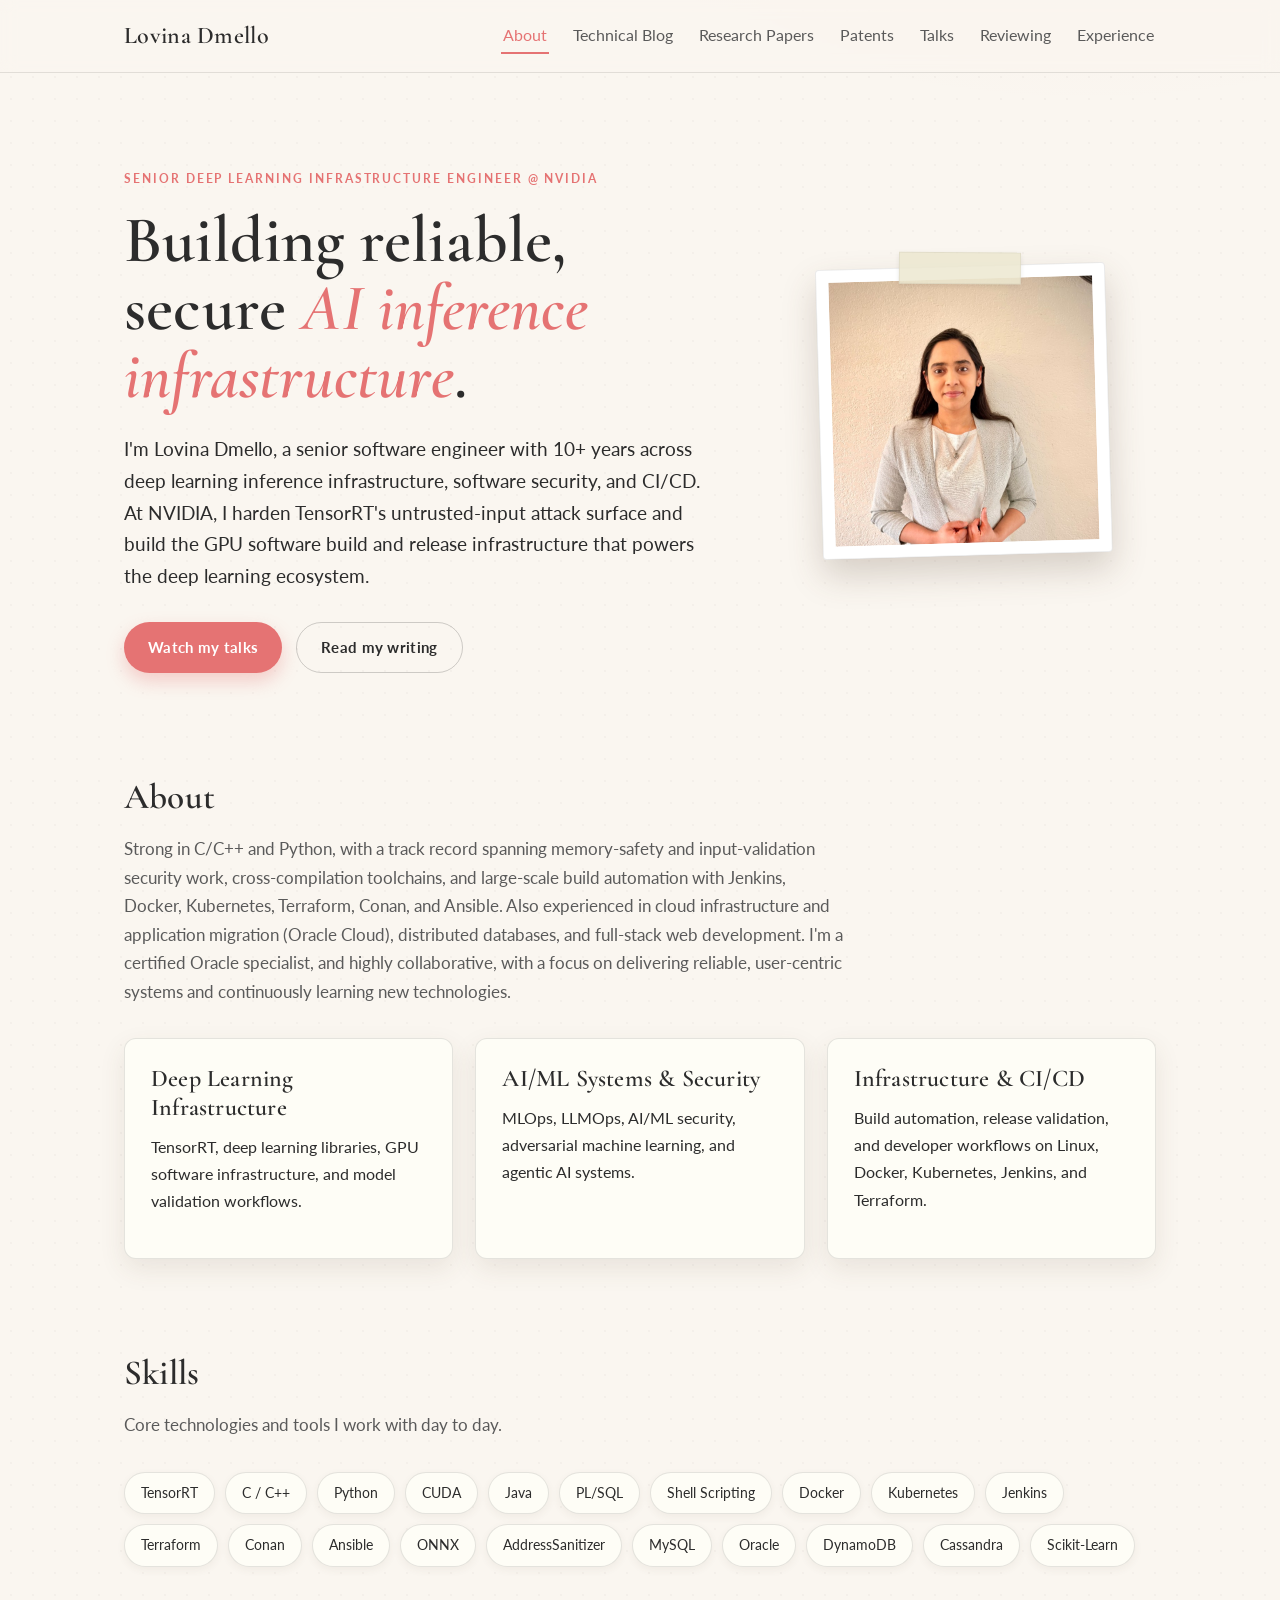
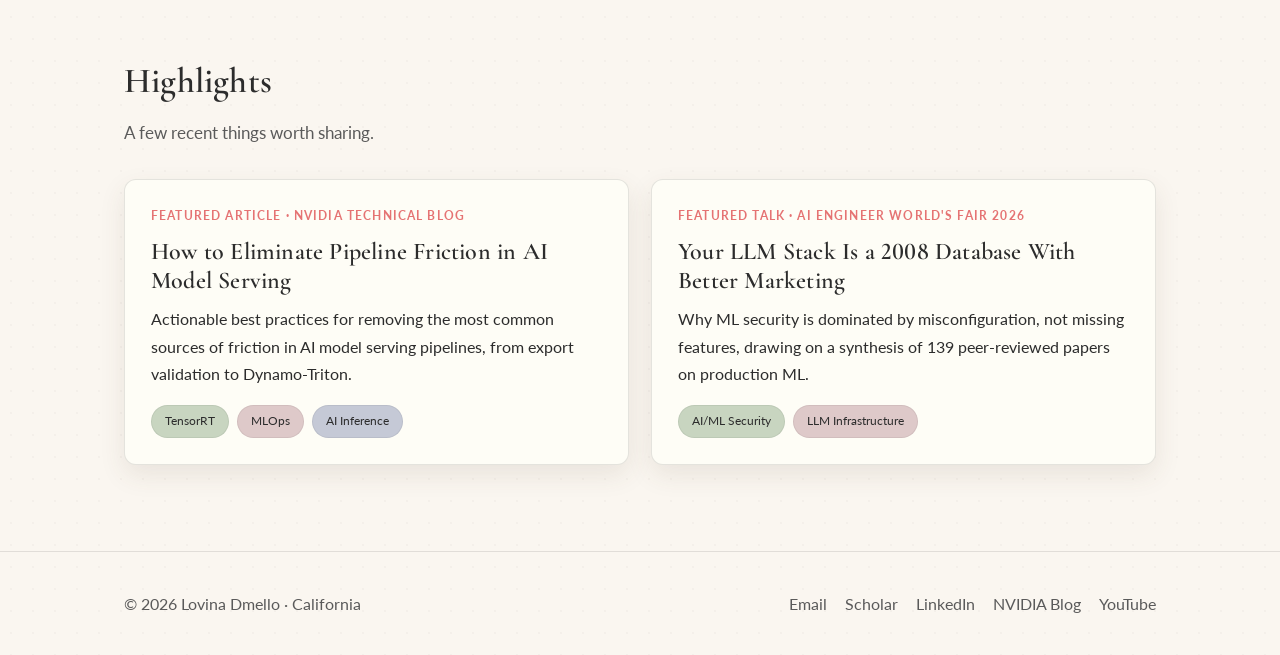
<file: index.html>
<!DOCTYPE html>
<html lang="en">
<head>
  <meta charset="UTF-8" />
  <meta name="viewport" content="width=device-width, initial-scale=1.0" />
  <link rel="icon" href="favicon.svg" type="image/svg+xml" />
  <title>Lovina Dmello - Senior Deep Learning Infrastructure Engineer</title>
  <meta name="description" content="Lovina Dmello is a Senior Deep Learning Infrastructure Software Engineer at NVIDIA working on TensorRT security, GPU build & release infrastructure, and MLOps." />
  <link rel="preconnect" href="https://fonts.googleapis.com" />
  <link rel="preconnect" href="https://fonts.gstatic.com" crossorigin />
  <link href="https://fonts.googleapis.com/css2?family=Cormorant+Garamond:ital,wght@0,400;0,500;0,600;1,400;1,500;1,600&family=Lato:ital,wght@0,300;0,400;0,700;1,400&display=swap" rel="stylesheet" />
  <link rel="stylesheet" href="styles.css" />
</head>
<body>
  <nav class="nav">
    <div class="nav-inner">
      <a class="brand" href="index.html">Lovina <span>Dmello</span></a>
      <div class="nav-links">
        <a href="index.html" class="active">About</a>
        <a href="articles.html">Technical Blog</a>
        <a href="research.html">Research Papers</a>
        <a href="patents.html">Patents</a>
        <a href="talks.html">Talks</a>
        <a href="reviewing.html">Reviewing</a>
        <a href="experience.html">Experience</a>
      </div>
    </div>
  </nav>

  <header class="hero">
    <div class="container">
      <div class="hero-grid">
        <div>
          <p class="eyebrow">Senior Deep Learning Infrastructure Engineer @ NVIDIA</p>
          <h1>Building reliable, secure <span class="grad">AI inference infrastructure</span>.</h1>
          <p class="lead">
            I'm Lovina Dmello, a senior software engineer with 10+ years across deep
            learning inference infrastructure, software security, and CI/CD. At NVIDIA,
            I harden TensorRT's untrusted-input attack surface and build the GPU software
            build and release infrastructure that powers the deep learning ecosystem.
          </p>
          <div class="cta-row">
            <a class="btn btn-primary" href="talks.html">Watch my talks</a>
            <a class="btn btn-ghost" href="articles.html">Read my writing</a>
          </div>
        </div>
        <div class="hero-photo">
          <img src="assets/lovina.png" alt="Lovina Dmello" />
        </div>
      </div>
    </div>
  </header>

  <section>
    <div class="container">
      <h2 class="section-title">About</h2>
      <p class="section-sub">
        Strong in C/C++ and Python, with a track record spanning memory-safety and
        input-validation security work, cross-compilation toolchains, and large-scale
        build automation with Jenkins, Docker, Kubernetes, Terraform, Conan, and Ansible.
        Also experienced in cloud infrastructure and application migration (Oracle Cloud),
        distributed databases, and full-stack web development. I'm a certified Oracle
        specialist, and highly collaborative, with a focus on delivering reliable, user-centric
        systems and continuously learning new technologies.
      </p>

      <div class="grid grid-3">
        <div class="card">
          <h3>Deep Learning Infrastructure</h3>
          <p>TensorRT, deep learning libraries, GPU software infrastructure, and model validation workflows.</p>
        </div>
        <div class="card">
          <h3>AI/ML Systems &amp; Security</h3>
          <p>MLOps, LLMOps, AI/ML security, adversarial machine learning, and agentic AI systems.</p>
        </div>
        <div class="card">
          <h3>Infrastructure &amp; CI/CD</h3>
          <p>Build automation, release validation, and developer workflows on Linux, Docker, Kubernetes, Jenkins, and Terraform.</p>
        </div>
      </div>
    </div>
  </section>

  <section>
    <div class="container">
      <h2 class="section-title">Skills</h2>
      <p class="section-sub">Core technologies and tools I work with day to day.</p>
      <div class="chips">
        <span class="chip">TensorRT</span>
        <span class="chip">C / C++</span>
        <span class="chip">Python</span>
        <span class="chip">CUDA</span>
        <span class="chip">Java</span>
        <span class="chip">PL/SQL</span>
        <span class="chip">Shell Scripting</span>
        <span class="chip">Docker</span>
        <span class="chip">Kubernetes</span>
        <span class="chip">Jenkins</span>
        <span class="chip">Terraform</span>
        <span class="chip">Conan</span>
        <span class="chip">Ansible</span>
        <span class="chip">ONNX</span>
        <span class="chip">AddressSanitizer</span>
        <span class="chip">MySQL</span>
        <span class="chip">Oracle</span>
        <span class="chip">DynamoDB</span>
        <span class="chip">Cassandra</span>
        <span class="chip">Scikit-Learn</span>
      </div>
    </div>
  </section>

  <section>
    <div class="container">
      <h2 class="section-title">Highlights</h2>
      <p class="section-sub">A few recent things worth sharing.</p>
      <div class="grid grid-2">
        <a class="card" href="articles.html" style="text-decoration:none;color:inherit;">
          <div class="meta">FEATURED ARTICLE · NVIDIA TECHNICAL BLOG</div>
          <h3>How to Eliminate Pipeline Friction in AI Model Serving</h3>
          <p>Actionable best practices for removing the most common sources of friction in AI model serving pipelines, from export validation to Dynamo-Triton.</p>
          <div class="tag-row">
            <span class="tag">TensorRT</span>
            <span class="tag">MLOps</span>
            <span class="tag">AI Inference</span>
          </div>
        </a>
        <a class="card" href="talks.html" style="text-decoration:none;color:inherit;">
          <div class="meta">FEATURED TALK · AI ENGINEER WORLD'S FAIR 2026</div>
          <h3>Your LLM Stack Is a 2008 Database With Better Marketing</h3>
          <p>Why ML security is dominated by misconfiguration, not missing features, drawing on a synthesis of 139 peer-reviewed papers on production ML.</p>
          <div class="tag-row">
            <span class="tag">AI/ML Security</span>
            <span class="tag">LLM Infrastructure</span>
          </div>
        </a>
      </div>
    </div>
  </section>

  <footer>
    <div class="container footer-inner">
      <div>© <span id="year"></span> Lovina Dmello · California</div>
      <div class="social">
        <a href="mailto:lovina.dmello.06@gmail.com">Email</a>
        <a href="https://scholar.google.com/citations?user=vqytSYoAAAAJ&hl=en" target="_blank" rel="noopener">Scholar</a>
        <a href="https://linkedin.com/in/lovina25" target="_blank" rel="noopener">LinkedIn</a>
        <a href="https://developer.nvidia.com/blog/author/ldmello/" target="_blank" rel="noopener">NVIDIA Blog</a>
        <a href="https://www.youtube.com/watch?v=XjI-AR4pt7Y" target="_blank" rel="noopener">YouTube</a>
      </div>
    </div>
  </footer>

  <script>
    document.getElementById("year").textContent = new Date().getFullYear();
  </script>
</body>
</html>
</file>
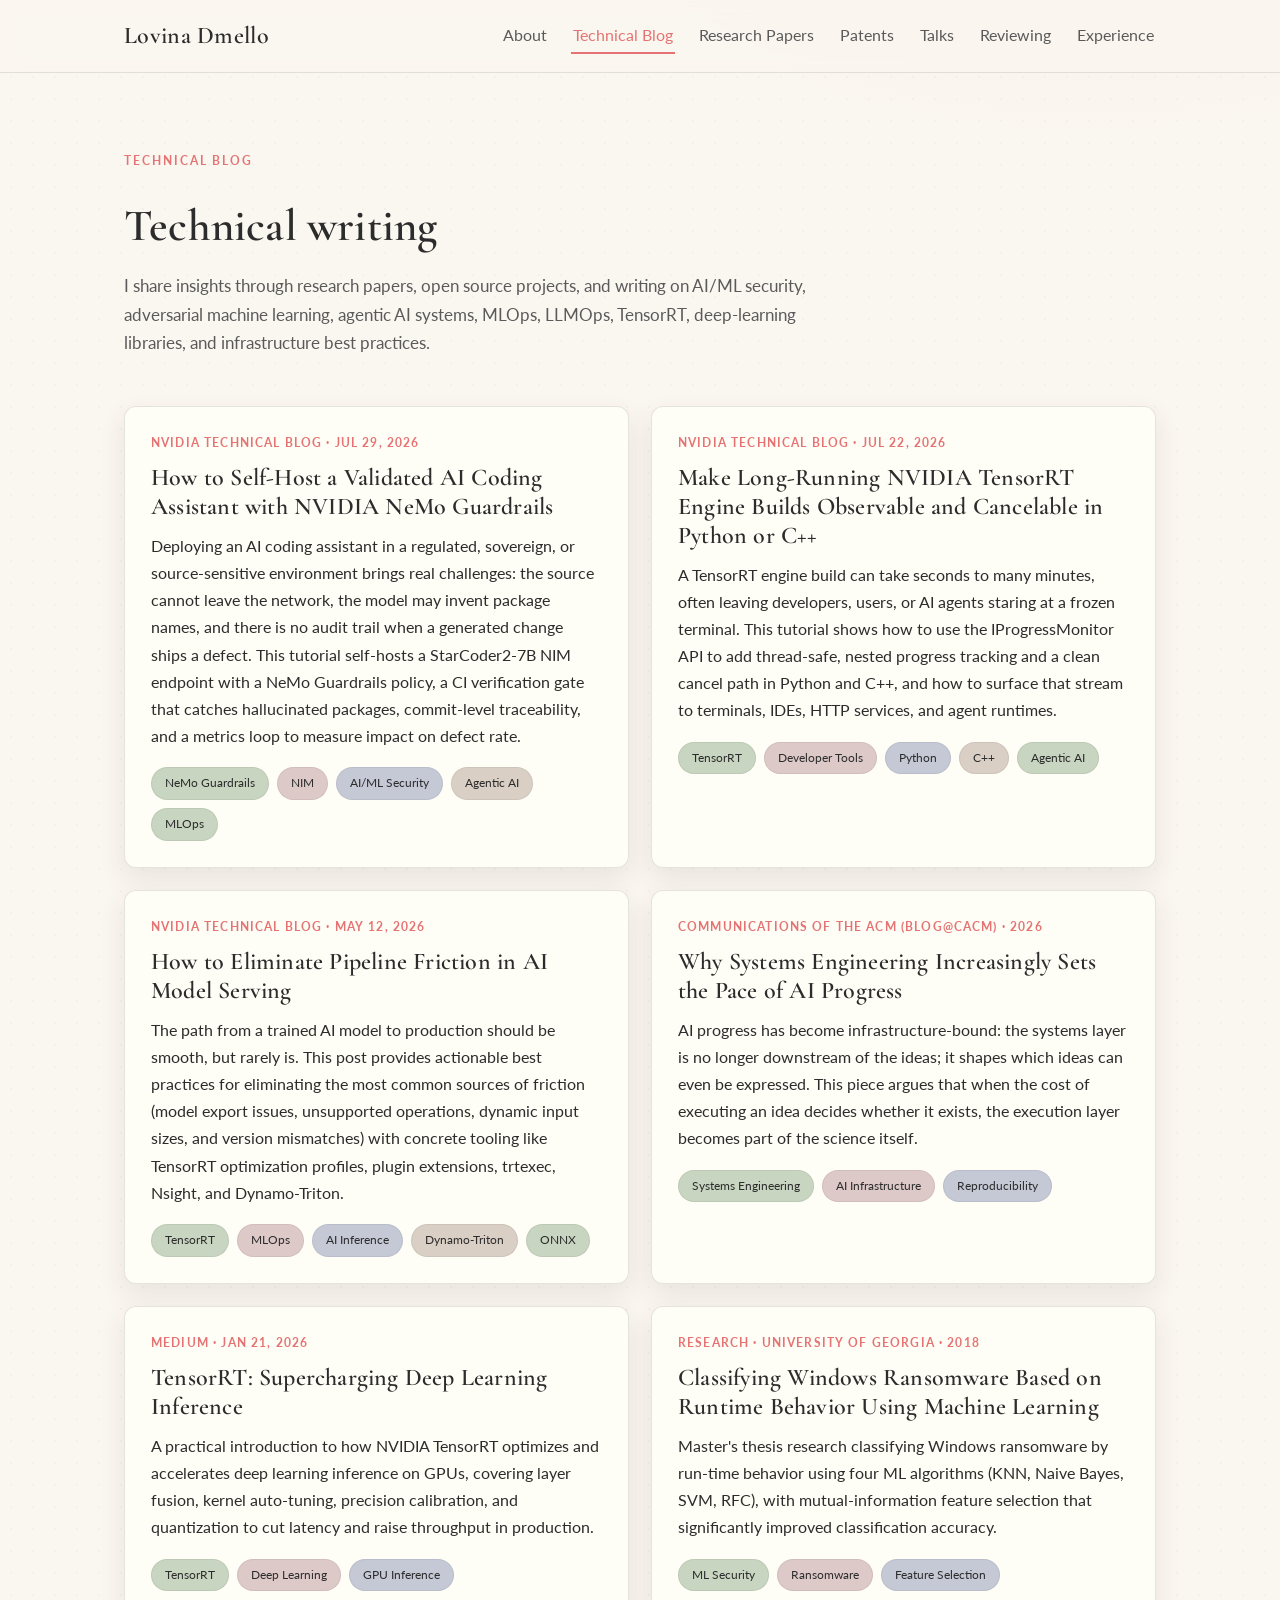
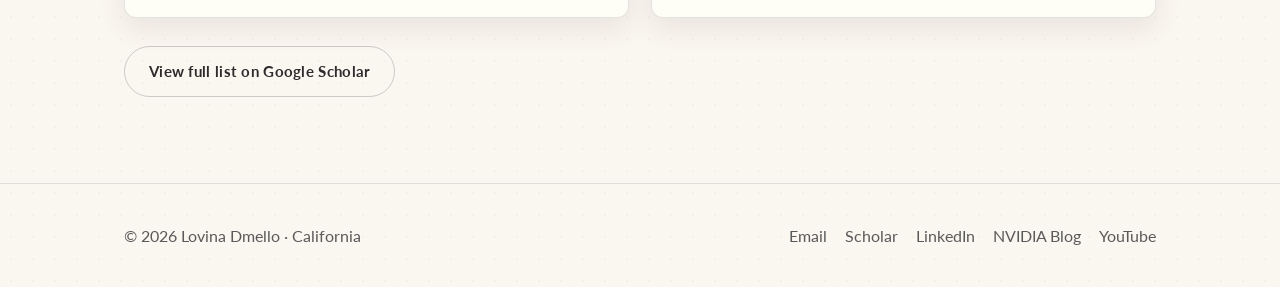
<file: articles.html>
<!DOCTYPE html>
<html lang="en">
<head>
  <meta charset="UTF-8" />
  <meta name="viewport" content="width=device-width, initial-scale=1.0" />
  <link rel="icon" href="favicon.svg" type="image/svg+xml" />
  <title>Technical Blog - Lovina Dmello</title>
  <meta name="description" content="Articles and technical writing by Lovina Dmello on TensorRT, AI inference, MLOps, and deep learning infrastructure." />
  <link rel="preconnect" href="https://fonts.googleapis.com" />
  <link rel="preconnect" href="https://fonts.gstatic.com" crossorigin />
  <link href="https://fonts.googleapis.com/css2?family=Cormorant+Garamond:ital,wght@0,400;0,500;0,600;1,400;1,500;1,600&family=Lato:ital,wght@0,300;0,400;0,700;1,400&display=swap" rel="stylesheet" />
  <link rel="stylesheet" href="styles.css" />
</head>
<body>
  <nav class="nav">
    <div class="nav-inner">
      <a class="brand" href="index.html">Lovina <span>Dmello</span></a>
      <div class="nav-links">
        <a href="index.html">About</a>
        <a href="articles.html" class="active">Technical Blog</a>
        <a href="research.html">Research Papers</a>
        <a href="patents.html">Patents</a>
        <a href="talks.html">Talks</a>
        <a href="reviewing.html">Reviewing</a>
        <a href="experience.html">Experience</a>
      </div>
    </div>
  </nav>

  <header class="page-head">
    <div class="container">
      <p class="eyebrow">Technical Blog</p>
      <h1 class="section-title" style="font-size:clamp(2rem,4vw,2.8rem);">Technical writing</h1>
      <p class="section-sub">
        I share insights through research papers, open source projects, and writing on
        AI/ML security, adversarial machine learning, agentic AI systems, MLOps, LLMOps,
        TensorRT, deep-learning libraries, and infrastructure best practices.
      </p>
    </div>
  </header>

  <section style="padding-top:8px;">
    <div class="container">
      <div class="grid grid-2">
        <a class="card" href="https://developer.nvidia.com/blog/how-to-self-host-a-validated-ai-coding-assistant-with-nvidia-nemo-guardrails/" target="_blank" rel="noopener" style="text-decoration:none;color:inherit;">
          <div class="meta">NVIDIA TECHNICAL BLOG · JUL 29, 2026</div>
          <h3>How to Self-Host a Validated AI Coding Assistant with NVIDIA NeMo Guardrails</h3>
          <p>
            Deploying an AI coding assistant in a regulated, sovereign, or source-sensitive
            environment brings real challenges: the source cannot leave the network, the model
            may invent package names, and there is no audit trail when a generated change ships
            a defect. This tutorial self-hosts a StarCoder2-7B NIM endpoint with a NeMo Guardrails
            policy, a CI verification gate that catches hallucinated packages, commit-level
            traceability, and a metrics loop to measure impact on defect rate.
          </p>
          <div class="tag-row">
            <span class="tag">NeMo Guardrails</span>
            <span class="tag">NIM</span>
            <span class="tag">AI/ML Security</span>
            <span class="tag">Agentic AI</span>
            <span class="tag">MLOps</span>
          </div>
        </a>

        <a class="card" href="https://developer.nvidia.com/blog/make-long-running-nvidia-tensorrt-engine-builds-observable-and-cancelable-in-python-or-c/" target="_blank" rel="noopener" style="text-decoration:none;color:inherit;">
          <div class="meta">NVIDIA TECHNICAL BLOG · JUL 22, 2026</div>
          <h3>Make Long-Running NVIDIA TensorRT Engine Builds Observable and Cancelable in Python or C++</h3>
          <p>
            A TensorRT engine build can take seconds to many minutes, often leaving developers,
            users, or AI agents staring at a frozen terminal. This tutorial shows how to use the
            IProgressMonitor API to add thread-safe, nested progress tracking and a clean cancel
            path in Python and C++, and how to surface that stream to terminals, IDEs, HTTP
            services, and agent runtimes.
          </p>
          <div class="tag-row">
            <span class="tag">TensorRT</span>
            <span class="tag">Developer Tools</span>
            <span class="tag">Python</span>
            <span class="tag">C++</span>
            <span class="tag">Agentic AI</span>
          </div>
        </a>

        <a class="card" href="https://developer.nvidia.com/blog/how-to-eliminate-pipeline-friction-in-ai-model-serving/" target="_blank" rel="noopener" style="text-decoration:none;color:inherit;">
          <div class="meta">NVIDIA TECHNICAL BLOG · MAY 12, 2026</div>
          <h3>How to Eliminate Pipeline Friction in AI Model Serving</h3>
          <p>
            The path from a trained AI model to production should be smooth, but rarely is.
            This post provides actionable best practices for eliminating the most common
            sources of friction (model export issues, unsupported operations, dynamic input
            sizes, and version mismatches) with concrete tooling like TensorRT optimization
            profiles, plugin extensions, trtexec, Nsight, and Dynamo-Triton.
          </p>
          <div class="tag-row">
            <span class="tag">TensorRT</span>
            <span class="tag">MLOps</span>
            <span class="tag">AI Inference</span>
            <span class="tag">Dynamo-Triton</span>
            <span class="tag">ONNX</span>
          </div>
        </a>

        <a class="card" href="https://cacm.acm.org/blogcacm/why-systems-engineering-increasingly-sets-the-pace-of-ai-progress/" target="_blank" rel="noopener" style="text-decoration:none;color:inherit;">
          <div class="meta">COMMUNICATIONS OF THE ACM (BLOG@CACM) · 2026</div>
          <h3>Why Systems Engineering Increasingly Sets the Pace of AI Progress</h3>
          <p>
            AI progress has become infrastructure-bound: the systems layer is no longer
            downstream of the ideas; it shapes which ideas can even be expressed. This piece
            argues that when the cost of executing an idea decides whether it exists, the
            execution layer becomes part of the science itself.
          </p>
          <div class="tag-row">
            <span class="tag">Systems Engineering</span>
            <span class="tag">AI Infrastructure</span>
            <span class="tag">Reproducibility</span>
          </div>
        </a>

        <a class="card" href="https://medium.com/@lovina.dmello.06/tensorrt-supercharging-deep-learning-inference-a2b51f0c4128" target="_blank" rel="noopener" style="text-decoration:none;color:inherit;">
          <div class="meta">MEDIUM · JAN 21, 2026</div>
          <h3>TensorRT: Supercharging Deep Learning Inference</h3>
          <p>
            A practical introduction to how NVIDIA TensorRT optimizes and accelerates deep
            learning inference on GPUs, covering layer fusion, kernel auto-tuning, precision
            calibration, and quantization to cut latency and raise throughput in production.
          </p>
          <div class="tag-row">
            <span class="tag">TensorRT</span>
            <span class="tag">Deep Learning</span>
            <span class="tag">GPU Inference</span>
          </div>
        </a>

        <a class="card" href="https://scholar.google.com/citations?user=vqytSYoAAAAJ&hl=en" target="_blank" rel="noopener" style="text-decoration:none;color:inherit;">
          <div class="meta">RESEARCH · UNIVERSITY OF GEORGIA · 2018</div>
          <h3>Classifying Windows Ransomware Based on Runtime Behavior Using Machine Learning</h3>
          <p>
            Master's thesis research classifying Windows ransomware by run-time behavior using
            four ML algorithms (KNN, Naive Bayes, SVM, RFC), with mutual-information feature
            selection that significantly improved classification accuracy.
          </p>
          <div class="tag-row">
            <span class="tag">ML Security</span>
            <span class="tag">Ransomware</span>
            <span class="tag">Feature Selection</span>
          </div>
        </a>
      </div>

      <div style="margin-top:28px;">
        <a class="btn btn-ghost" href="https://scholar.google.com/citations?user=vqytSYoAAAAJ&hl=en" target="_blank" rel="noopener">View full list on Google Scholar</a>
      </div>
    </div>
  </section>

  <footer>
    <div class="container footer-inner">
      <div>© <span id="year"></span> Lovina Dmello · California</div>
      <div class="social">
        <a href="mailto:lovina.dmello.06@gmail.com">Email</a>
        <a href="https://scholar.google.com/citations?user=vqytSYoAAAAJ&hl=en" target="_blank" rel="noopener">Scholar</a>
        <a href="https://linkedin.com/in/lovina25" target="_blank" rel="noopener">LinkedIn</a>
        <a href="https://developer.nvidia.com/blog/author/ldmello/" target="_blank" rel="noopener">NVIDIA Blog</a>
        <a href="https://www.youtube.com/watch?v=XjI-AR4pt7Y" target="_blank" rel="noopener">YouTube</a>
      </div>
    </div>
  </footer>

  <script>
    document.getElementById("year").textContent = new Date().getFullYear();
  </script>
</body>
</html>
</file>
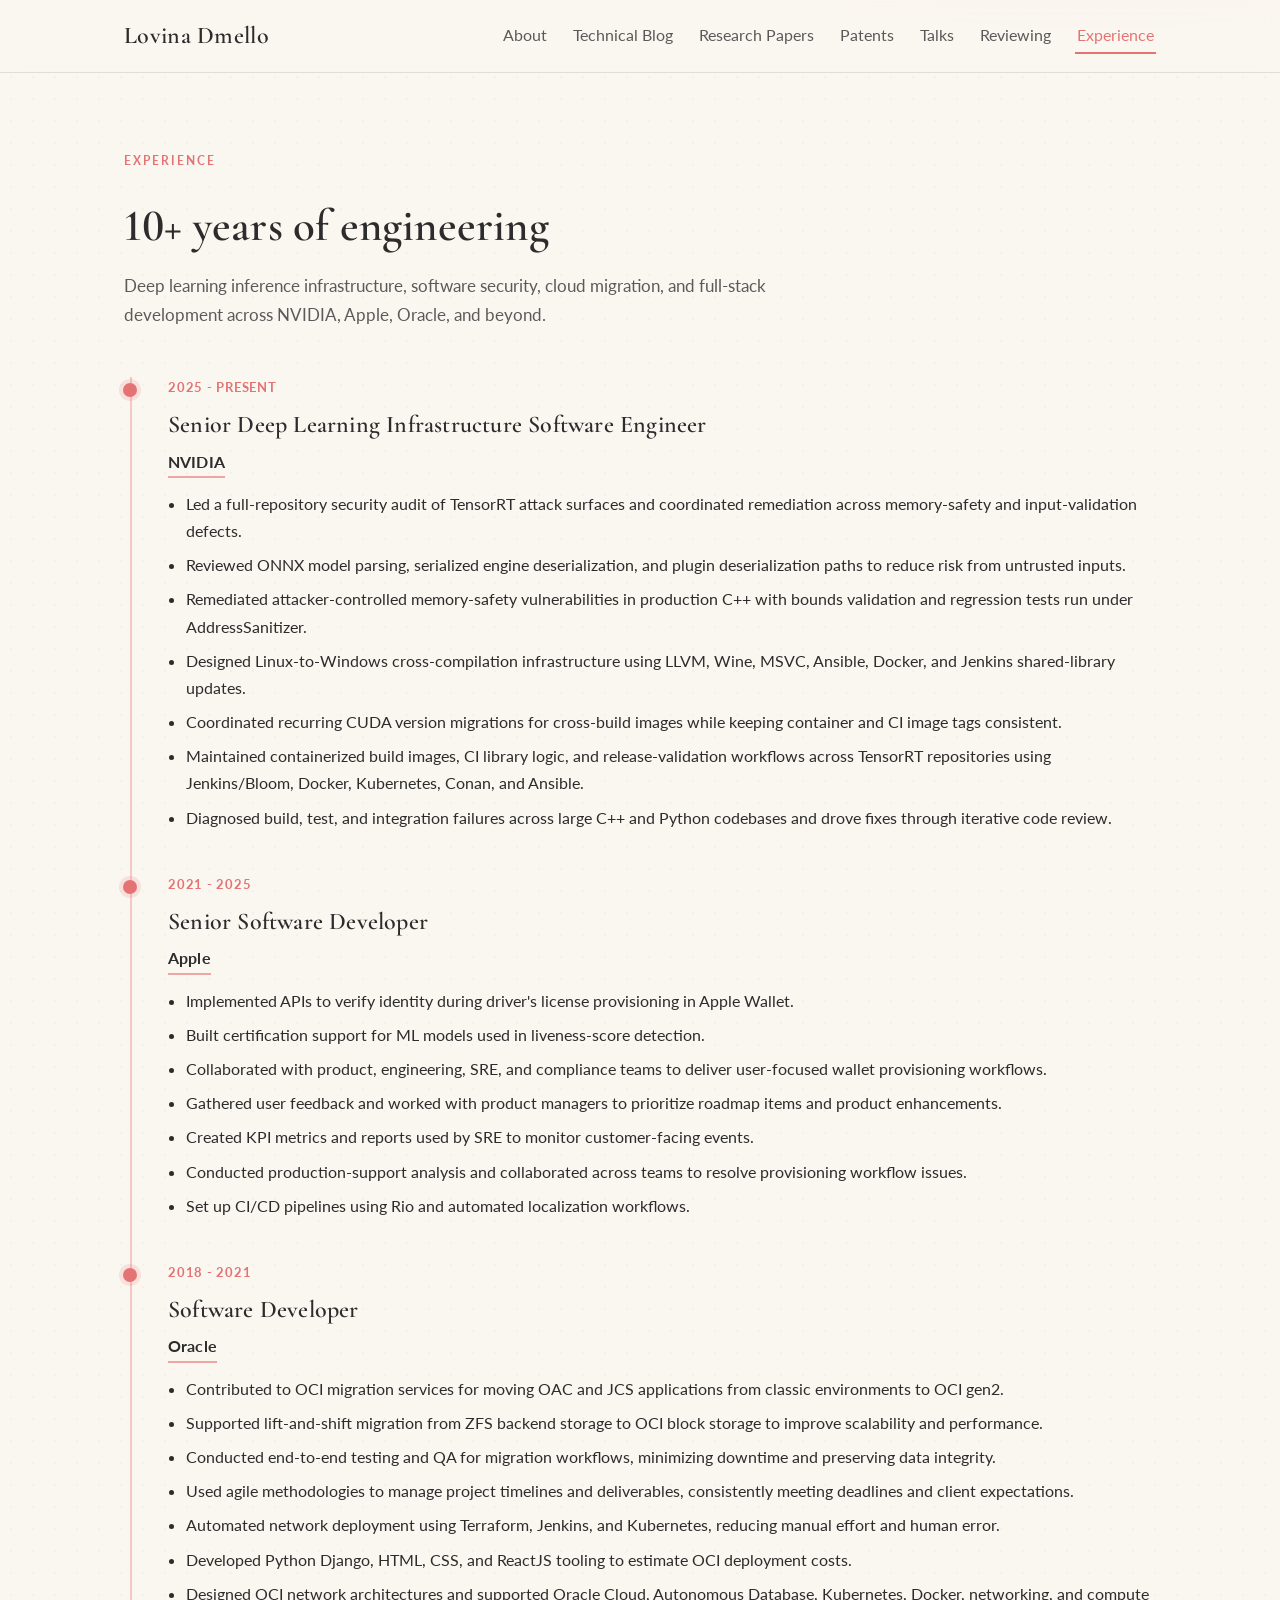
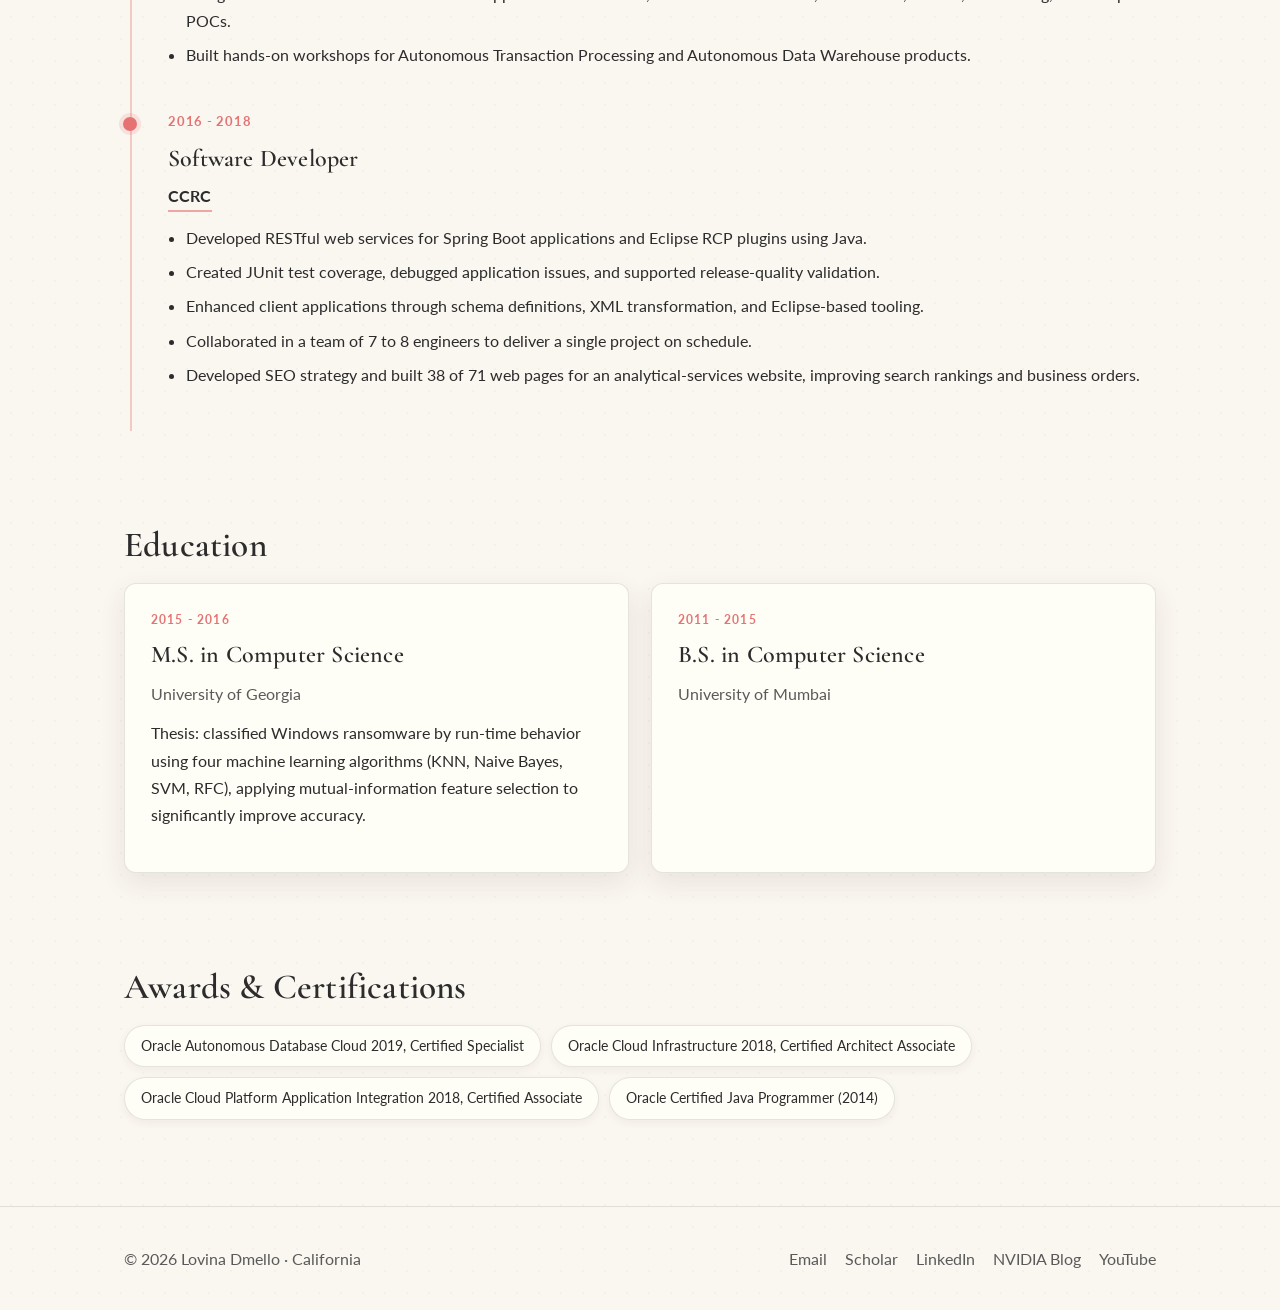
<file: experience.html>
<!DOCTYPE html>
<html lang="en">
<head>
  <meta charset="UTF-8" />
  <meta name="viewport" content="width=device-width, initial-scale=1.0" />
  <link rel="icon" href="favicon.svg" type="image/svg+xml" />
  <title>Experience - Lovina Dmello</title>
  <meta name="description" content="Professional experience, education, and certifications of Lovina Dmello, Senior Deep Learning Infrastructure Software Engineer at NVIDIA." />
  <link rel="preconnect" href="https://fonts.googleapis.com" />
  <link rel="preconnect" href="https://fonts.gstatic.com" crossorigin />
  <link href="https://fonts.googleapis.com/css2?family=Cormorant+Garamond:ital,wght@0,400;0,500;0,600;1,400;1,500;1,600&family=Lato:ital,wght@0,300;0,400;0,700;1,400&display=swap" rel="stylesheet" />
  <link rel="stylesheet" href="styles.css" />
</head>
<body>
  <nav class="nav">
    <div class="nav-inner">
      <a class="brand" href="index.html">Lovina <span>Dmello</span></a>
      <div class="nav-links">
        <a href="index.html">About</a>
        <a href="articles.html">Technical Blog</a>
        <a href="research.html">Research Papers</a>
        <a href="patents.html">Patents</a>
        <a href="talks.html">Talks</a>
        <a href="reviewing.html">Reviewing</a>
        <a href="experience.html" class="active">Experience</a>
      </div>
    </div>
  </nav>

  <header class="page-head">
    <div class="container">
      <p class="eyebrow">Experience</p>
      <h1 class="section-title" style="font-size:clamp(2rem,4vw,2.8rem);">10+ years of engineering</h1>
      <p class="section-sub">
        Deep learning inference infrastructure, software security, cloud migration, and
        full-stack development across NVIDIA, Apple, Oracle, and beyond.
      </p>
    </div>
  </header>

  <section style="padding-top:8px;">
    <div class="container">
      <div class="timeline">
        <div class="tl-item">
          <div class="when">2025 - Present</div>
          <h3>Senior Deep Learning Infrastructure Software Engineer</h3>
          <div class="where">NVIDIA</div>
          <ul>
            <li>Led a full-repository security audit of TensorRT attack surfaces and coordinated remediation across memory-safety and input-validation defects.</li>
            <li>Reviewed ONNX model parsing, serialized engine deserialization, and plugin deserialization paths to reduce risk from untrusted inputs.</li>
            <li>Remediated attacker-controlled memory-safety vulnerabilities in production C++ with bounds validation and regression tests run under AddressSanitizer.</li>
            <li>Designed Linux-to-Windows cross-compilation infrastructure using LLVM, Wine, MSVC, Ansible, Docker, and Jenkins shared-library updates.</li>
            <li>Coordinated recurring CUDA version migrations for cross-build images while keeping container and CI image tags consistent.</li>
            <li>Maintained containerized build images, CI library logic, and release-validation workflows across TensorRT repositories using Jenkins/Bloom, Docker, Kubernetes, Conan, and Ansible.</li>
            <li>Diagnosed build, test, and integration failures across large C++ and Python codebases and drove fixes through iterative code review.</li>
          </ul>
        </div>

        <div class="tl-item">
          <div class="when">2021 - 2025</div>
          <h3>Senior Software Developer</h3>
          <div class="where">Apple</div>
          <ul>
            <li>Implemented APIs to verify identity during driver's license provisioning in Apple Wallet.</li>
            <li>Built certification support for ML models used in liveness-score detection.</li>
            <li>Collaborated with product, engineering, SRE, and compliance teams to deliver user-focused wallet provisioning workflows.</li>
            <li>Gathered user feedback and worked with product managers to prioritize roadmap items and product enhancements.</li>
            <li>Created KPI metrics and reports used by SRE to monitor customer-facing events.</li>
            <li>Conducted production-support analysis and collaborated across teams to resolve provisioning workflow issues.</li>
            <li>Set up CI/CD pipelines using Rio and automated localization workflows.</li>
          </ul>
        </div>

        <div class="tl-item">
          <div class="when">2018 - 2021</div>
          <h3>Software Developer</h3>
          <div class="where">Oracle</div>
          <ul>
            <li>Contributed to OCI migration services for moving OAC and JCS applications from classic environments to OCI gen2.</li>
            <li>Supported lift-and-shift migration from ZFS backend storage to OCI block storage to improve scalability and performance.</li>
            <li>Conducted end-to-end testing and QA for migration workflows, minimizing downtime and preserving data integrity.</li>
            <li>Used agile methodologies to manage project timelines and deliverables, consistently meeting deadlines and client expectations.</li>
            <li>Automated network deployment using Terraform, Jenkins, and Kubernetes, reducing manual effort and human error.</li>
            <li>Developed Python Django, HTML, CSS, and ReactJS tooling to estimate OCI deployment costs.</li>
            <li>Designed OCI network architectures and supported Oracle Cloud, Autonomous Database, Kubernetes, Docker, networking, and compute POCs.</li>
            <li>Built hands-on workshops for Autonomous Transaction Processing and Autonomous Data Warehouse products.</li>
          </ul>
        </div>

        <div class="tl-item">
          <div class="when">2016 - 2018</div>
          <h3>Software Developer</h3>
          <div class="where">CCRC</div>
          <ul>
            <li>Developed RESTful web services for Spring Boot applications and Eclipse RCP plugins using Java.</li>
            <li>Created JUnit test coverage, debugged application issues, and supported release-quality validation.</li>
            <li>Enhanced client applications through schema definitions, XML transformation, and Eclipse-based tooling.</li>
            <li>Collaborated in a team of 7 to 8 engineers to deliver a single project on schedule.</li>
            <li>Developed SEO strategy and built 38 of 71 web pages for an analytical-services website, improving search rankings and business orders.</li>
          </ul>
        </div>
      </div>
    </div>
  </section>

  <section>
    <div class="container">
      <h2 class="section-title">Education</h2>
      <div class="grid grid-2">
        <div class="card">
          <div class="meta">2015 - 2016</div>
          <h3>M.S. in Computer Science</h3>
          <p style="color:var(--ink-mid);margin-bottom:12px;">University of Georgia</p>
          <p>
            Thesis: classified Windows ransomware by run-time behavior using four machine
            learning algorithms (KNN, Naive Bayes, SVM, RFC), applying mutual-information
            feature selection to significantly improve accuracy.
          </p>
        </div>
        <div class="card">
          <div class="meta">2011 - 2015</div>
          <h3>B.S. in Computer Science</h3>
          <p style="color:var(--ink-mid);">University of Mumbai</p>
        </div>
      </div>
    </div>
  </section>

  <section>
    <div class="container">
      <h2 class="section-title">Awards &amp; Certifications</h2>
      <div class="chips">
        <span class="chip">Oracle Autonomous Database Cloud 2019, Certified Specialist</span>
        <span class="chip">Oracle Cloud Infrastructure 2018, Certified Architect Associate</span>
        <span class="chip">Oracle Cloud Platform Application Integration 2018, Certified Associate</span>
        <span class="chip">Oracle Certified Java Programmer (2014)</span>
      </div>
    </div>
  </section>

  <footer>
    <div class="container footer-inner">
      <div>© <span id="year"></span> Lovina Dmello · California</div>
      <div class="social">
        <a href="mailto:lovina.dmello.06@gmail.com">Email</a>
        <a href="https://scholar.google.com/citations?user=vqytSYoAAAAJ&hl=en" target="_blank" rel="noopener">Scholar</a>
        <a href="https://linkedin.com/in/lovina25" target="_blank" rel="noopener">LinkedIn</a>
        <a href="https://developer.nvidia.com/blog/author/ldmello/" target="_blank" rel="noopener">NVIDIA Blog</a>
        <a href="https://www.youtube.com/watch?v=XjI-AR4pt7Y" target="_blank" rel="noopener">YouTube</a>
      </div>
    </div>
  </footer>

  <script>
    document.getElementById("year").textContent = new Date().getFullYear();
  </script>
</body>
</html>
</file>
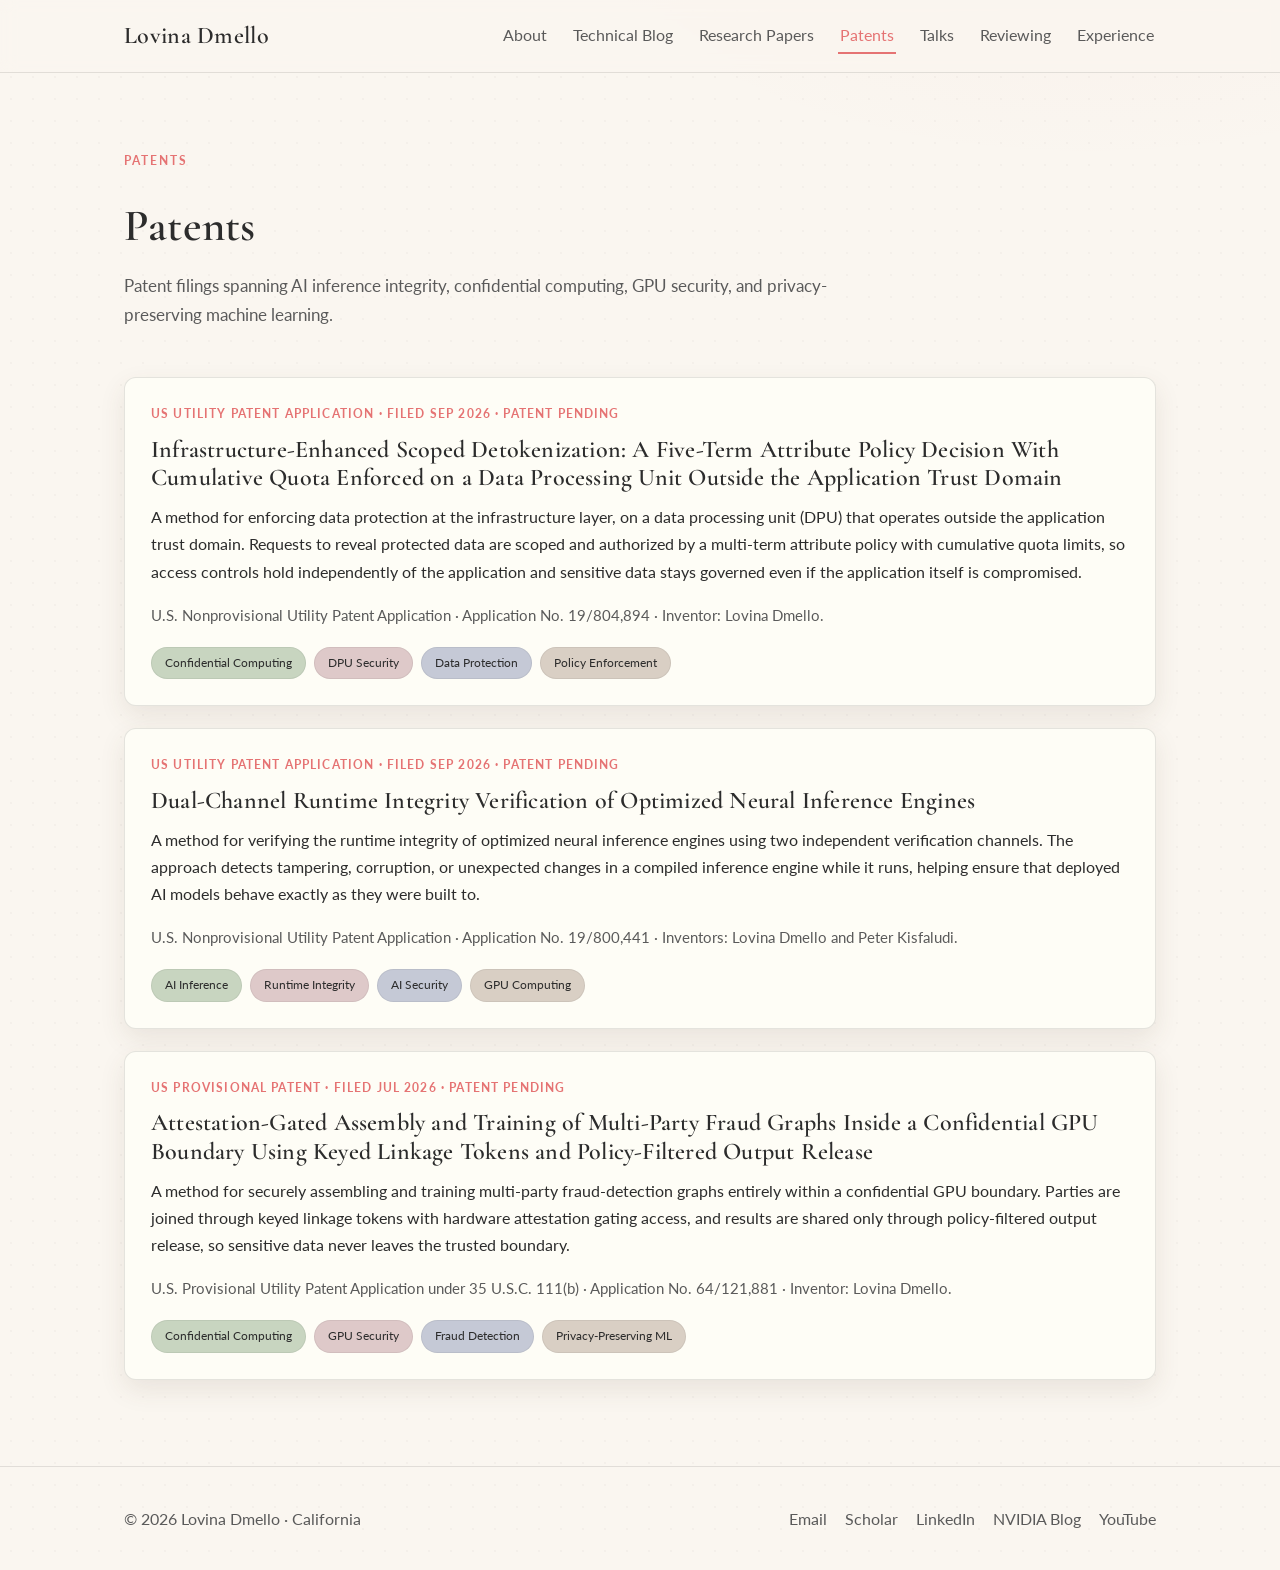
<file: patents.html>
<!DOCTYPE html>
<html lang="en">
<head>
  <meta charset="UTF-8" />
  <meta name="viewport" content="width=device-width, initial-scale=1.0" />
  <link rel="icon" href="favicon.svg" type="image/svg+xml" />
  <title>Patents - Lovina Dmello</title>
  <meta name="description" content="Patent filings by Lovina Dmello on confidential computing, GPU security, AI inference integrity, and privacy-preserving machine learning." />
  <link rel="preconnect" href="https://fonts.googleapis.com" />
  <link rel="preconnect" href="https://fonts.gstatic.com" crossorigin />
  <link href="https://fonts.googleapis.com/css2?family=Cormorant+Garamond:ital,wght@0,400;0,500;0,600;1,400;1,500;1,600&family=Lato:ital,wght@0,300;0,400;0,700;1,400&display=swap" rel="stylesheet" />
  <link rel="stylesheet" href="styles.css" />
</head>
<body>
  <nav class="nav">
    <div class="nav-inner">
      <a class="brand" href="index.html">Lovina <span>Dmello</span></a>
      <div class="nav-links">
        <a href="index.html">About</a>
        <a href="articles.html">Technical Blog</a>
        <a href="research.html">Research Papers</a>
        <a href="patents.html" class="active">Patents</a>
        <a href="talks.html">Talks</a>
        <a href="reviewing.html">Reviewing</a>
        <a href="experience.html">Experience</a>
      </div>
    </div>
  </nav>

  <header class="page-head">
    <div class="container">
      <p class="eyebrow">Patents</p>
      <h1 class="section-title" style="font-size:clamp(2rem,4vw,2.8rem);">Patents</h1>
      <p class="section-sub">
        Patent filings spanning AI inference integrity, confidential computing, GPU security,
        and privacy-preserving machine learning.
      </p>
    </div>
  </header>

  <section style="padding-top:8px;">
    <div class="container">
      <div class="grid">
        <div class="card">
          <div class="meta">US UTILITY PATENT APPLICATION · FILED SEP 2026 · PATENT PENDING</div>
          <h3>Infrastructure-Enhanced Scoped Detokenization: A Five-Term Attribute Policy Decision With Cumulative Quota Enforced on a Data Processing Unit Outside the Application Trust Domain</h3>
          <p>
            A method for enforcing data protection at the infrastructure layer, on a data
            processing unit (DPU) that operates outside the application trust domain. Requests to
            reveal protected data are scoped and authorized by a multi-term attribute policy with
            cumulative quota limits, so access controls hold independently of the application and
            sensitive data stays governed even if the application itself is compromised.
          </p>
          <p style="color:var(--ink-mid);font-size:0.95rem;">
            U.S. Nonprovisional Utility Patent Application · Application No. 19/804,894 ·
            Inventor: Lovina Dmello.
          </p>
          <div class="tag-row">
            <span class="tag">Confidential Computing</span>
            <span class="tag">DPU Security</span>
            <span class="tag">Data Protection</span>
            <span class="tag">Policy Enforcement</span>
          </div>
        </div>
        <div class="card">
          <div class="meta">US UTILITY PATENT APPLICATION · FILED SEP 2026 · PATENT PENDING</div>
          <h3>Dual-Channel Runtime Integrity Verification of Optimized Neural Inference Engines</h3>
          <p>
            A method for verifying the runtime integrity of optimized neural inference engines
            using two independent verification channels. The approach detects tampering,
            corruption, or unexpected changes in a compiled inference engine while it runs,
            helping ensure that deployed AI models behave exactly as they were built to.
          </p>
          <p style="color:var(--ink-mid);font-size:0.95rem;">
            U.S. Nonprovisional Utility Patent Application · Application No. 19/800,441 ·
            Inventors: Lovina Dmello and Peter Kisfaludi.
          </p>
          <div class="tag-row">
            <span class="tag">AI Inference</span>
            <span class="tag">Runtime Integrity</span>
            <span class="tag">AI Security</span>
            <span class="tag">GPU Computing</span>
          </div>
        </div>
        <div class="card">
          <div class="meta">US PROVISIONAL PATENT · FILED JUL 2026 · PATENT PENDING</div>
          <h3>Attestation-Gated Assembly and Training of Multi-Party Fraud Graphs Inside a Confidential GPU Boundary Using Keyed Linkage Tokens and Policy-Filtered Output Release</h3>
          <p>
            A method for securely assembling and training multi-party fraud-detection graphs
            entirely within a confidential GPU boundary. Parties are joined through keyed linkage
            tokens with hardware attestation gating access, and results are shared only through
            policy-filtered output release, so sensitive data never leaves the trusted boundary.
          </p>
          <p style="color:var(--ink-mid);font-size:0.95rem;">
            U.S. Provisional Utility Patent Application under 35 U.S.C. 111(b) · Application No.
            64/121,881 · Inventor: Lovina Dmello.
          </p>
          <div class="tag-row">
            <span class="tag">Confidential Computing</span>
            <span class="tag">GPU Security</span>
            <span class="tag">Fraud Detection</span>
            <span class="tag">Privacy-Preserving ML</span>
          </div>
        </div>
      </div>
    </div>
  </section>

  <footer>
    <div class="container footer-inner">
      <div>© <span id="year"></span> Lovina Dmello · California</div>
      <div class="social">
        <a href="mailto:lovina.dmello.06@gmail.com">Email</a>
        <a href="https://scholar.google.com/citations?user=vqytSYoAAAAJ&hl=en" target="_blank" rel="noopener">Scholar</a>
        <a href="https://linkedin.com/in/lovina25" target="_blank" rel="noopener">LinkedIn</a>
        <a href="https://developer.nvidia.com/blog/author/ldmello/" target="_blank" rel="noopener">NVIDIA Blog</a>
        <a href="https://www.youtube.com/watch?v=XjI-AR4pt7Y" target="_blank" rel="noopener">YouTube</a>
      </div>
    </div>
  </footer>

  <script>
    document.getElementById("year").textContent = new Date().getFullYear();
  </script>
</body>
</html>
</file>
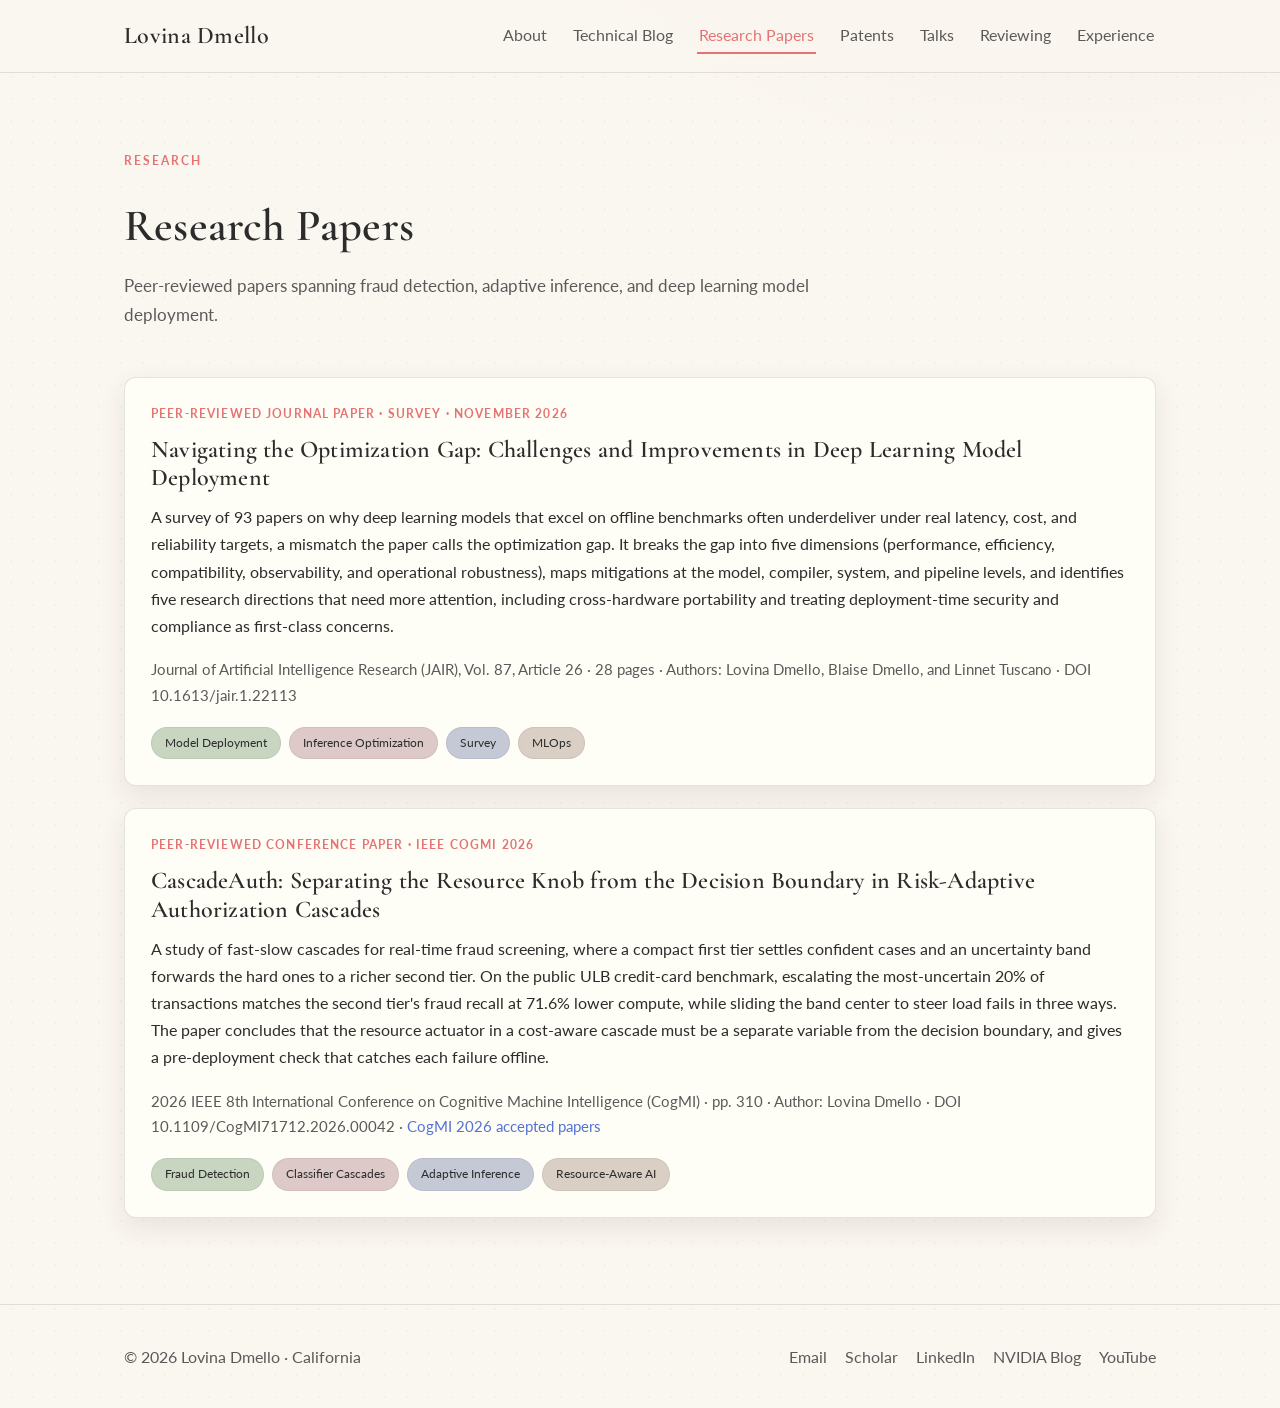
<file: research.html>
<!DOCTYPE html>
<html lang="en">
<head>
  <meta charset="UTF-8" />
  <meta name="viewport" content="width=device-width, initial-scale=1.0" />
  <link rel="icon" href="favicon.svg" type="image/svg+xml" />
  <title>Research Papers - Lovina Dmello</title>
  <meta name="description" content="Research papers by Lovina Dmello on fraud detection, adaptive inference, and deep learning model deployment." />
  <link rel="preconnect" href="https://fonts.googleapis.com" />
  <link rel="preconnect" href="https://fonts.gstatic.com" crossorigin />
  <link href="https://fonts.googleapis.com/css2?family=Cormorant+Garamond:ital,wght@0,400;0,500;0,600;1,400;1,500;1,600&family=Lato:ital,wght@0,300;0,400;0,700;1,400&display=swap" rel="stylesheet" />
  <link rel="stylesheet" href="styles.css" />
</head>
<body>
  <nav class="nav">
    <div class="nav-inner">
      <a class="brand" href="index.html">Lovina <span>Dmello</span></a>
      <div class="nav-links">
        <a href="index.html">About</a>
        <a href="articles.html">Technical Blog</a>
        <a href="research.html" class="active">Research Papers</a>
        <a href="patents.html">Patents</a>
        <a href="talks.html">Talks</a>
        <a href="reviewing.html">Reviewing</a>
        <a href="experience.html">Experience</a>
      </div>
    </div>
  </nav>

  <header class="page-head">
    <div class="container">
      <p class="eyebrow">Research</p>
      <h1 class="section-title" style="font-size:clamp(2rem,4vw,2.8rem);">Research Papers</h1>
      <p class="section-sub">
        Peer-reviewed papers spanning fraud detection, adaptive inference, and deep learning
        model deployment.
      </p>
    </div>
  </header>

  <section style="padding-top:8px;">
    <div class="container">
      <div class="grid">
        <div class="card">
          <div class="meta">PEER-REVIEWED JOURNAL PAPER · SURVEY · NOVEMBER 2026</div>
          <h3>Navigating the Optimization Gap: Challenges and Improvements in Deep Learning Model Deployment</h3>
          <p>
            A survey of 93 papers on why deep learning models that excel on offline benchmarks
            often underdeliver under real latency, cost, and reliability targets, a mismatch the
            paper calls the optimization gap. It breaks the gap into five dimensions
            (performance, efficiency, compatibility, observability, and operational robustness),
            maps mitigations at the model, compiler, system, and pipeline levels, and identifies
            five research directions that need more attention, including cross-hardware
            portability and treating deployment-time security and compliance as first-class
            concerns.
          </p>
          <p style="color:var(--ink-mid);font-size:0.95rem;">
            Journal of Artificial Intelligence Research (JAIR), Vol. 87, Article 26 · 28 pages ·
            Authors: Lovina Dmello, Blaise Dmello, and Linnet Tuscano ·
            DOI 10.1613/jair.1.22113
          </p>
          <div class="tag-row">
            <span class="tag">Model Deployment</span>
            <span class="tag">Inference Optimization</span>
            <span class="tag">Survey</span>
            <span class="tag">MLOps</span>
          </div>
        </div>
        <div class="card">
          <div class="meta">PEER-REVIEWED CONFERENCE PAPER · IEEE CogMI 2026</div>
          <h3>CascadeAuth: Separating the Resource Knob from the Decision Boundary in Risk-Adaptive Authorization Cascades</h3>
          <p>
            A study of fast-slow cascades for real-time fraud screening, where a compact first
            tier settles confident cases and an uncertainty band forwards the hard ones to a
            richer second tier. On the public ULB credit-card benchmark, escalating the
            most-uncertain 20% of transactions matches the second tier's fraud recall at 71.6%
            lower compute, while sliding the band center to steer load fails in three ways. The
            paper concludes that the resource actuator in a cost-aware cascade must be a separate
            variable from the decision boundary, and gives a pre-deployment check that catches
            each failure offline.
          </p>
          <p style="color:var(--ink-mid);font-size:0.95rem;">
            2026 IEEE 8th International Conference on Cognitive Machine Intelligence (CogMI) ·
            pp. 310 · Author: Lovina Dmello ·
            DOI 10.1109/CogMI71712.2026.00042 ·
            <a href="https://www.sis.pitt.edu/lersais/conference/cogmi/2026/accepted-papers/" target="_blank" rel="noopener">CogMI 2026 accepted papers</a>
          </p>
          <div class="tag-row">
            <span class="tag">Fraud Detection</span>
            <span class="tag">Classifier Cascades</span>
            <span class="tag">Adaptive Inference</span>
            <span class="tag">Resource-Aware AI</span>
          </div>
        </div>
      </div>
    </div>
  </section>

  <footer>
    <div class="container footer-inner">
      <div>© <span id="year"></span> Lovina Dmello · California</div>
      <div class="social">
        <a href="mailto:lovina.dmello.06@gmail.com">Email</a>
        <a href="https://scholar.google.com/citations?user=vqytSYoAAAAJ&hl=en" target="_blank" rel="noopener">Scholar</a>
        <a href="https://linkedin.com/in/lovina25" target="_blank" rel="noopener">LinkedIn</a>
        <a href="https://developer.nvidia.com/blog/author/ldmello/" target="_blank" rel="noopener">NVIDIA Blog</a>
        <a href="https://www.youtube.com/watch?v=XjI-AR4pt7Y" target="_blank" rel="noopener">YouTube</a>
      </div>
    </div>
  </footer>

  <script>
    document.getElementById("year").textContent = new Date().getFullYear();
  </script>
</body>
</html>
</file>
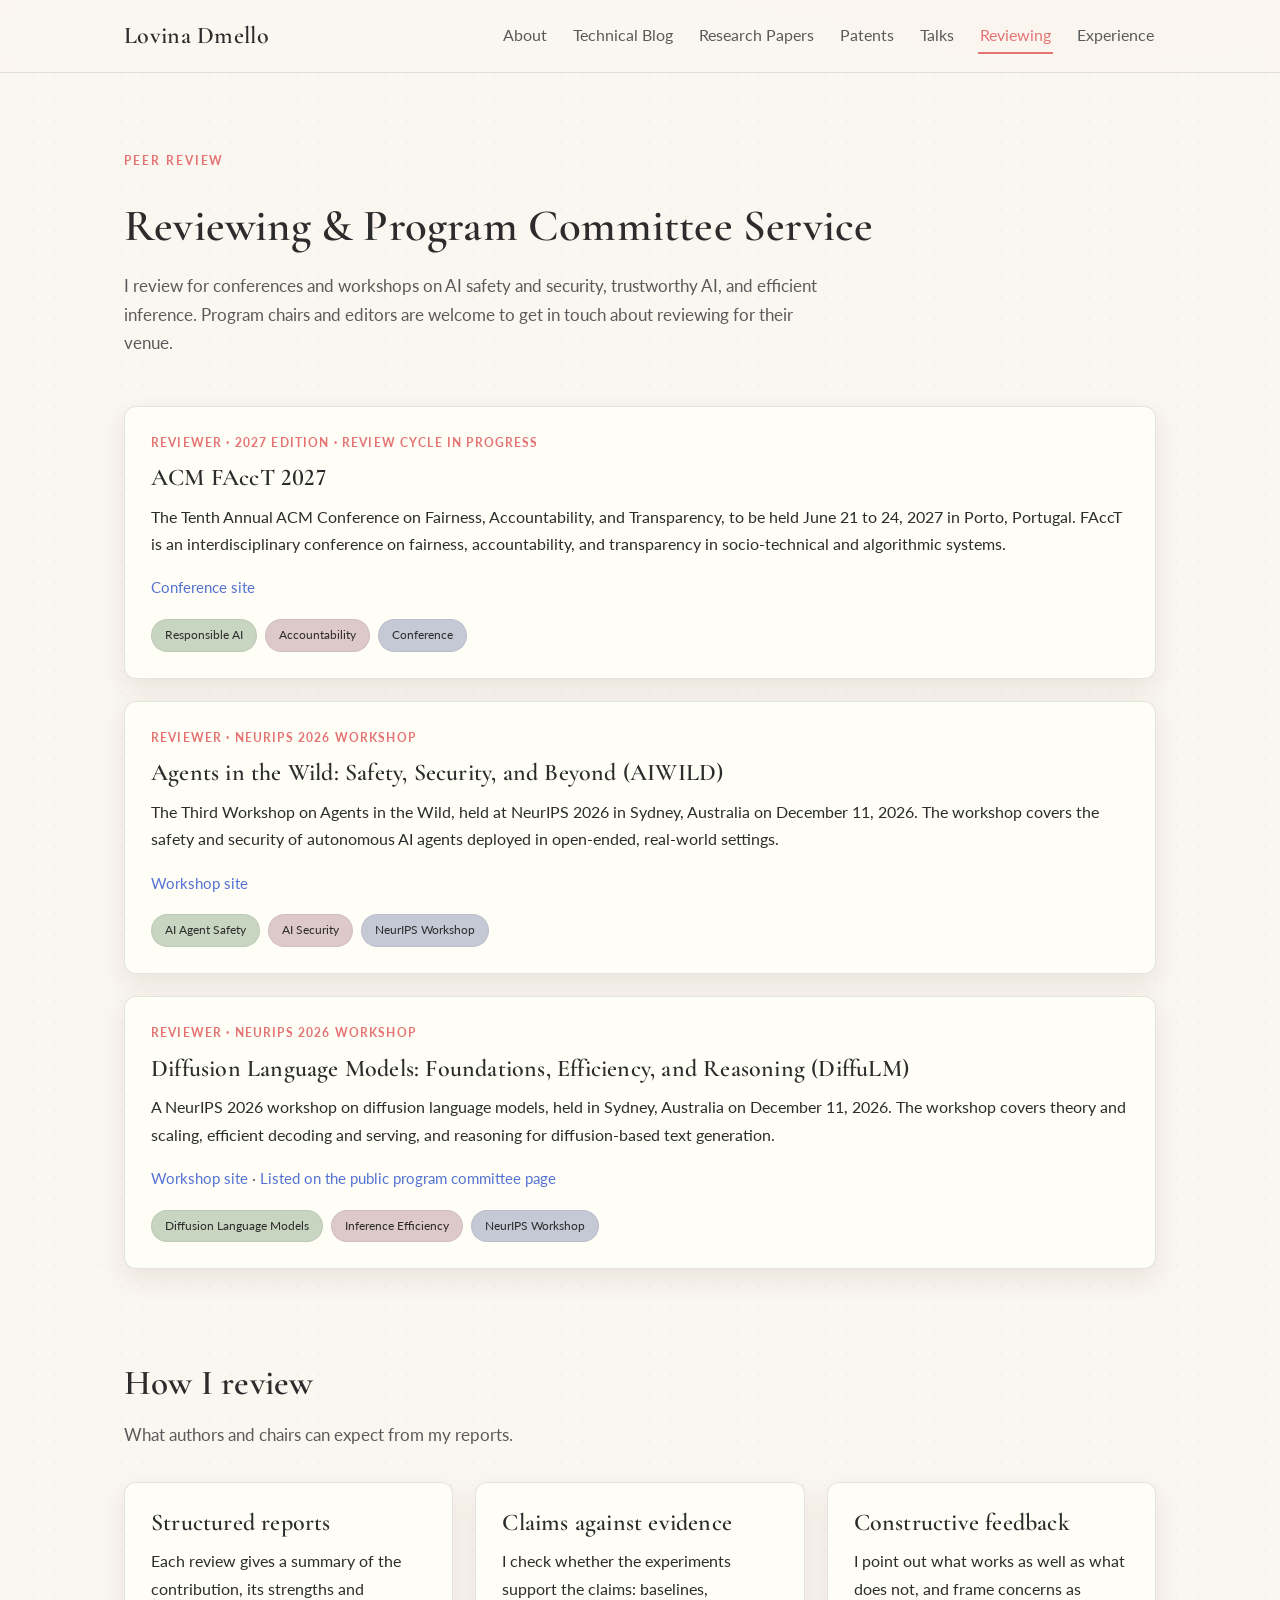
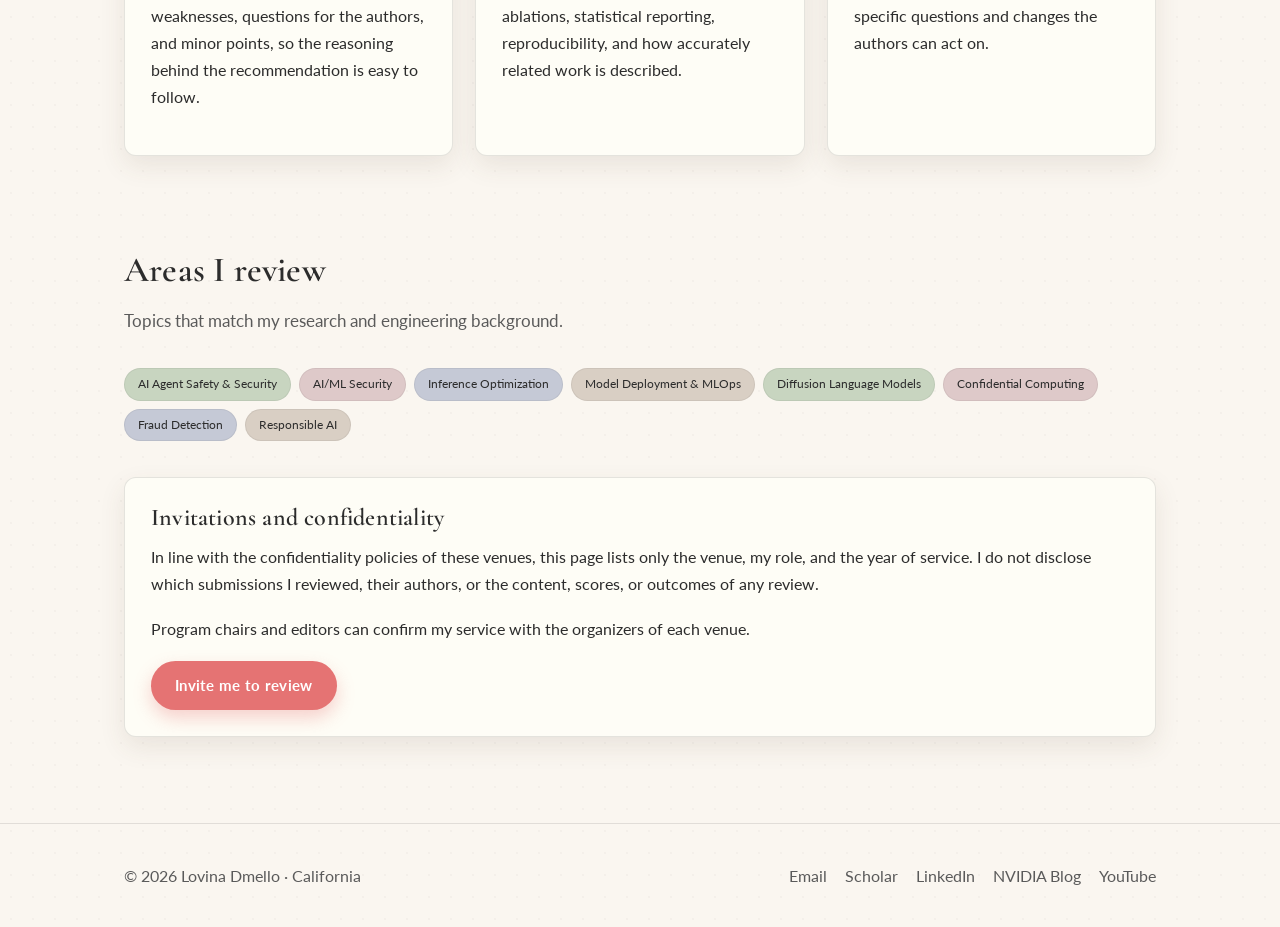
<file: reviewing.html>
<!DOCTYPE html>
<html lang="en">
<head>
  <meta charset="UTF-8" />
  <meta name="viewport" content="width=device-width, initial-scale=1.0" />
  <link rel="icon" href="favicon.svg" type="image/svg+xml" />
  <title>Peer Review - Lovina Dmello</title>
  <meta name="description" content="Peer review and program committee service by Lovina Dmello, including ACM FAccT 2027 and NeurIPS 2026 workshops on AI agent safety and diffusion language models." />
  <link rel="preconnect" href="https://fonts.googleapis.com" />
  <link rel="preconnect" href="https://fonts.gstatic.com" crossorigin />
  <link href="https://fonts.googleapis.com/css2?family=Cormorant+Garamond:ital,wght@0,400;0,500;0,600;1,400;1,500;1,600&family=Lato:ital,wght@0,300;0,400;0,700;1,400&display=swap" rel="stylesheet" />
  <link rel="stylesheet" href="styles.css" />
</head>
<body>
  <nav class="nav">
    <div class="nav-inner">
      <a class="brand" href="index.html">Lovina <span>Dmello</span></a>
      <div class="nav-links">
        <a href="index.html">About</a>
        <a href="articles.html">Technical Blog</a>
        <a href="research.html">Research Papers</a>
        <a href="patents.html">Patents</a>
        <a href="talks.html">Talks</a>
        <a href="reviewing.html" class="active">Reviewing</a>
        <a href="experience.html">Experience</a>
      </div>
    </div>
  </nav>

  <header class="page-head">
    <div class="container">
      <p class="eyebrow">Peer Review</p>
      <h1 class="section-title" style="font-size:clamp(2rem,4vw,2.8rem);">Reviewing &amp; Program Committee Service</h1>
      <p class="section-sub">
        I review for conferences and workshops on AI safety and security, trustworthy AI, and
        efficient inference. Program chairs and editors are welcome to get in touch about
        reviewing for their venue.
      </p>
    </div>
  </header>

  <section style="padding-top:8px;">
    <div class="container">
      <div class="grid">
        <div class="card">
          <div class="meta">REVIEWER · 2027 EDITION · REVIEW CYCLE IN PROGRESS</div>
          <h3>ACM FAccT 2027</h3>
          <p>
            The Tenth Annual ACM Conference on Fairness, Accountability, and Transparency, to be
            held June 21 to 24, 2027 in Porto, Portugal. FAccT is an interdisciplinary conference
            on fairness, accountability, and transparency in socio-technical and algorithmic
            systems.
          </p>
          <p style="color:var(--ink-mid);font-size:0.95rem;">
            <a href="https://facctconference.org/" target="_blank" rel="noopener">Conference site</a>
          </p>
          <div class="tag-row">
            <span class="tag">Responsible AI</span>
            <span class="tag">Accountability</span>
            <span class="tag">Conference</span>
          </div>
        </div>
        <div class="card">
          <div class="meta">REVIEWER · NEURIPS 2026 WORKSHOP</div>
          <h3>Agents in the Wild: Safety, Security, and Beyond (AIWILD)</h3>
          <p>
            The Third Workshop on Agents in the Wild, held at NeurIPS 2026 in Sydney, Australia
            on December 11, 2026. The workshop covers the safety and security of autonomous AI
            agents deployed in open-ended, real-world settings.
          </p>
          <p style="color:var(--ink-mid);font-size:0.95rem;">
            <a href="https://agentwild-workshop.github.io/neurips2026/" target="_blank" rel="noopener">Workshop site</a>
          </p>
          <div class="tag-row">
            <span class="tag">AI Agent Safety</span>
            <span class="tag">AI Security</span>
            <span class="tag">NeurIPS Workshop</span>
          </div>
        </div>
        <div class="card">
          <div class="meta">REVIEWER · NEURIPS 2026 WORKSHOP</div>
          <h3>Diffusion Language Models: Foundations, Efficiency, and Reasoning (DiffuLM)</h3>
          <p>
            A NeurIPS 2026 workshop on diffusion language models, held in Sydney, Australia on
            December 11, 2026. The workshop covers theory and scaling, efficient decoding and
            serving, and reasoning for diffusion-based text generation.
          </p>
          <p style="color:var(--ink-mid);font-size:0.95rem;">
            <a href="https://7amin.github.io/diffulm-neurips2026/" target="_blank" rel="noopener">Workshop site</a> ·
            <a href="https://7amin.github.io/diffulm-neurips2026/reviewers.html" target="_blank" rel="noopener">Listed on the public program committee page</a>
          </p>
          <div class="tag-row">
            <span class="tag">Diffusion Language Models</span>
            <span class="tag">Inference Efficiency</span>
            <span class="tag">NeurIPS Workshop</span>
          </div>
        </div>
      </div>
    </div>
  </section>

  <section>
    <div class="container">
      <h2 class="section-title">How I review</h2>
      <p class="section-sub">What authors and chairs can expect from my reports.</p>
      <div class="grid grid-3">
        <div class="card">
          <h3>Structured reports</h3>
          <p>Each review gives a summary of the contribution, its strengths and weaknesses, questions for the authors, and minor points, so the reasoning behind the recommendation is easy to follow.</p>
        </div>
        <div class="card">
          <h3>Claims against evidence</h3>
          <p>I check whether the experiments support the claims: baselines, ablations, statistical reporting, reproducibility, and how accurately related work is described.</p>
        </div>
        <div class="card">
          <h3>Constructive feedback</h3>
          <p>I point out what works as well as what does not, and frame concerns as specific questions and changes the authors can act on.</p>
        </div>
      </div>
    </div>
  </section>

  <section>
    <div class="container">
      <h2 class="section-title">Areas I review</h2>
      <p class="section-sub">Topics that match my research and engineering background.</p>
      <div class="tag-row" style="margin-bottom:36px;">
        <span class="tag">AI Agent Safety &amp; Security</span>
        <span class="tag">AI/ML Security</span>
        <span class="tag">Inference Optimization</span>
        <span class="tag">Model Deployment &amp; MLOps</span>
        <span class="tag">Diffusion Language Models</span>
        <span class="tag">Confidential Computing</span>
        <span class="tag">Fraud Detection</span>
        <span class="tag">Responsible AI</span>
      </div>
      <div class="card">
        <h3>Invitations and confidentiality</h3>
        <p>
          In line with the confidentiality policies of these venues, this page lists only the
          venue, my role, and the year of service. I do not disclose which submissions I
          reviewed, their authors, or the content, scores, or outcomes of any review.
        </p>
        <p>
          Program chairs and editors can confirm my service with the organizers of each venue.
        </p>
        <a class="btn btn-primary" href="mailto:lovina.dmello.06@gmail.com?subject=Review%20invitation">Invite me to review</a>
      </div>
    </div>
  </section>

  <footer>
    <div class="container footer-inner">
      <div>© <span id="year"></span> Lovina Dmello · California</div>
      <div class="social">
        <a href="mailto:lovina.dmello.06@gmail.com">Email</a>
        <a href="https://scholar.google.com/citations?user=vqytSYoAAAAJ&hl=en" target="_blank" rel="noopener">Scholar</a>
        <a href="https://linkedin.com/in/lovina25" target="_blank" rel="noopener">LinkedIn</a>
        <a href="https://developer.nvidia.com/blog/author/ldmello/" target="_blank" rel="noopener">NVIDIA Blog</a>
        <a href="https://www.youtube.com/watch?v=XjI-AR4pt7Y" target="_blank" rel="noopener">YouTube</a>
      </div>
    </div>
  </footer>

  <script>
    document.getElementById("year").textContent = new Date().getFullYear();
  </script>
</body>
</html>
</file>
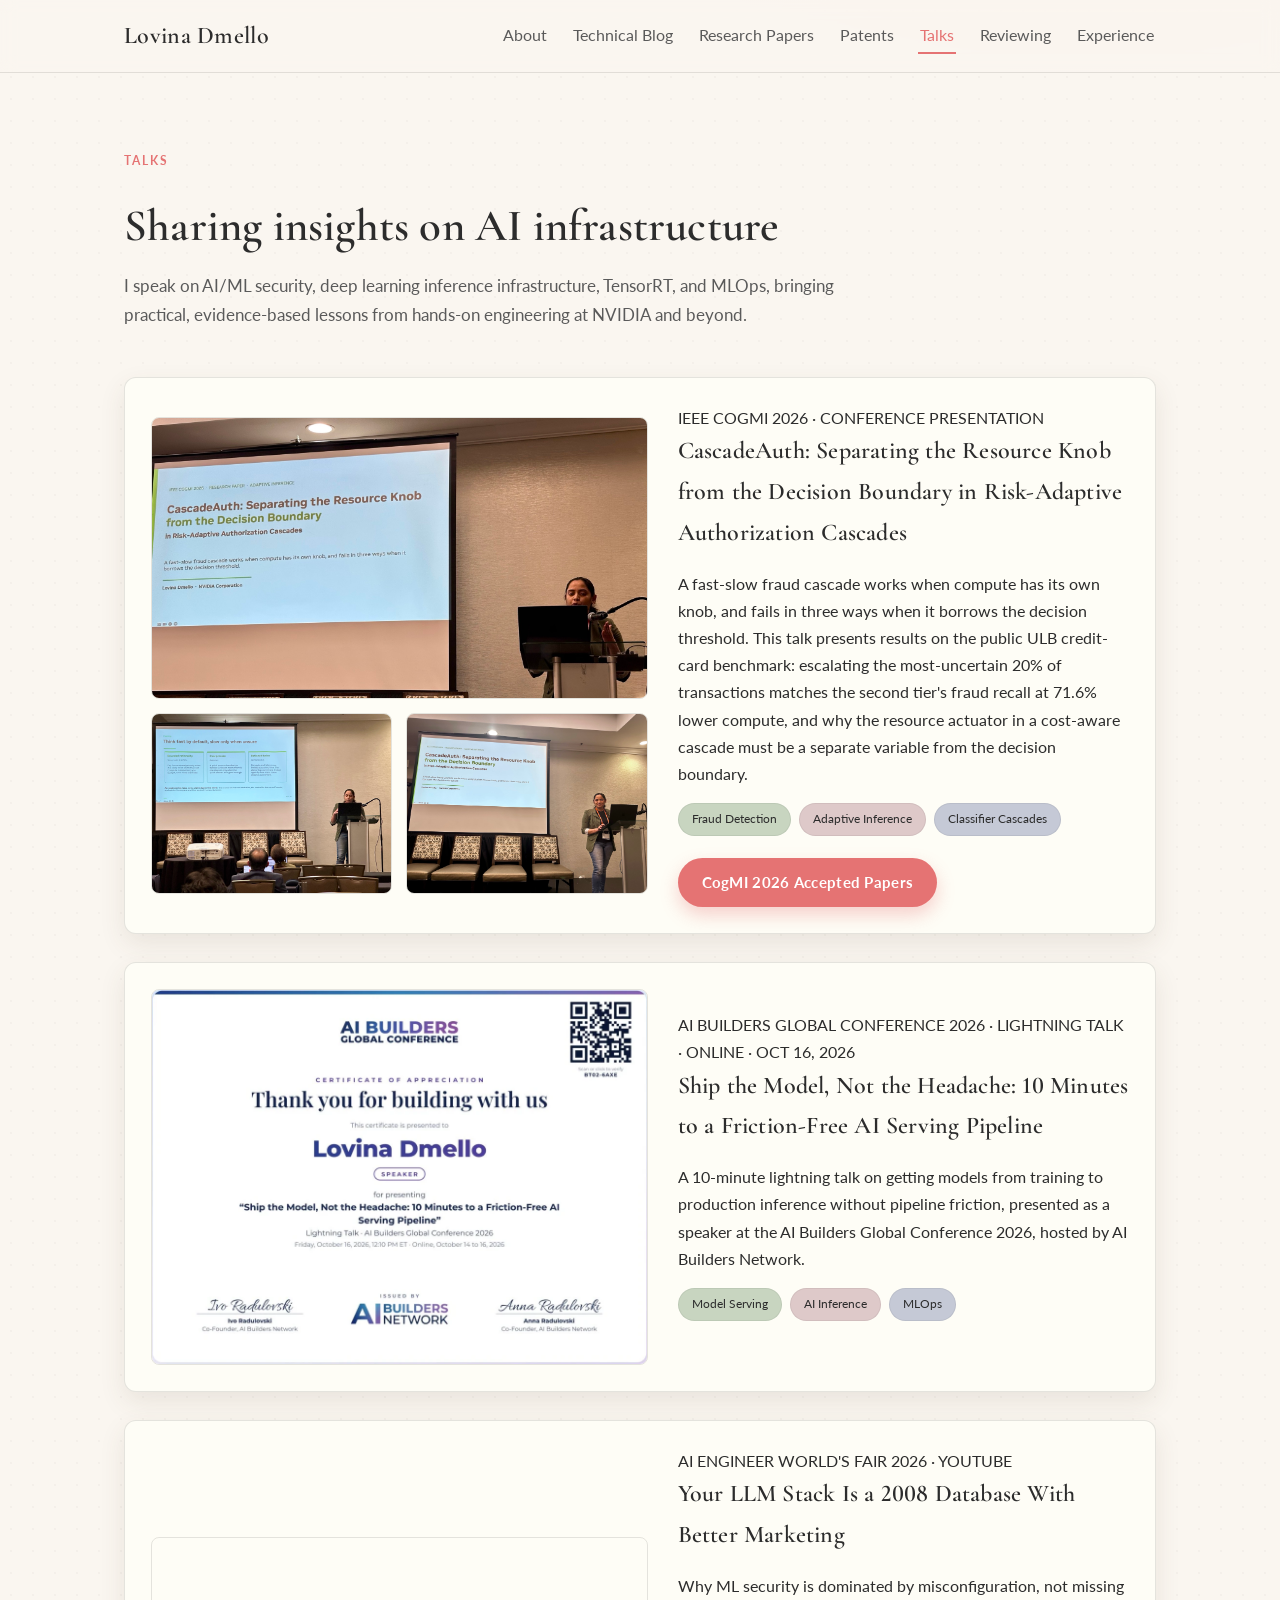
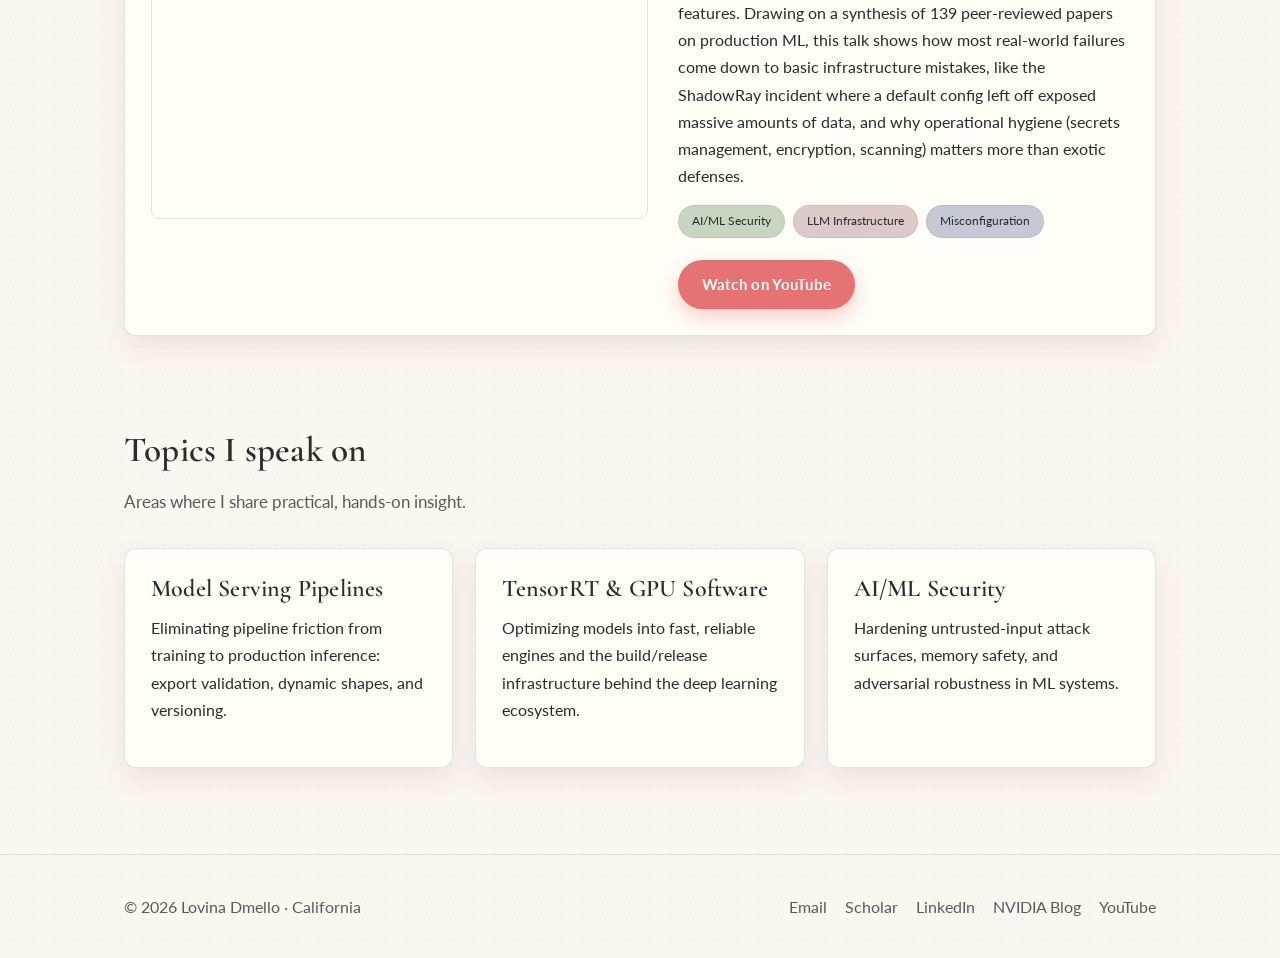
<file: talks.html>
<!DOCTYPE html>
<html lang="en">
<head>
  <meta charset="UTF-8" />
  <meta name="viewport" content="width=device-width, initial-scale=1.0" />
  <link rel="icon" href="favicon.svg" type="image/svg+xml" />
  <title>Talks - Lovina Dmello</title>
  <meta name="description" content="Talks by Lovina Dmello on AI/ML security, deep learning inference infrastructure, TensorRT, and MLOps, including 'Your LLM Stack Is a 2008 Database With Better Marketing' at AI Engineer World's Fair 2026." />
  <link rel="preconnect" href="https://fonts.googleapis.com" />
  <link rel="preconnect" href="https://fonts.gstatic.com" crossorigin />
  <link href="https://fonts.googleapis.com/css2?family=Cormorant+Garamond:ital,wght@0,400;0,500;0,600;1,400;1,500;1,600&family=Lato:ital,wght@0,300;0,400;0,700;1,400&display=swap" rel="stylesheet" />
  <link rel="stylesheet" href="styles.css" />
</head>
<body>
  <nav class="nav">
    <div class="nav-inner">
      <a class="brand" href="index.html">Lovina <span>Dmello</span></a>
      <div class="nav-links">
        <a href="index.html">About</a>
        <a href="articles.html">Technical Blog</a>
        <a href="research.html">Research Papers</a>
        <a href="patents.html">Patents</a>
        <a href="talks.html" class="active">Talks</a>
        <a href="reviewing.html">Reviewing</a>
        <a href="experience.html">Experience</a>
      </div>
    </div>
  </nav>

  <header class="page-head">
    <div class="container">
      <p class="eyebrow">Talks</p>
      <h1 class="section-title" style="font-size:clamp(2rem,4vw,2.8rem);">Sharing insights on AI infrastructure</h1>
      <p class="section-sub">
        I speak on AI/ML security, deep learning inference infrastructure, TensorRT, and
        MLOps, bringing practical, evidence-based lessons from hands-on engineering at
        NVIDIA and beyond.
      </p>
    </div>
  </header>

  <section style="padding-top:8px;">
    <div class="container">
      <div class="talk" style="margin-bottom:28px;">
        <div>
          <div class="video-wrap">
            <img
              src="assets/cogmi-2026-talk.jpg"
              alt="Lovina Dmello presenting CascadeAuth at IEEE CogMI 2026"
              style="position:absolute;inset:0;width:100%;height:100%;object-fit:cover;"
              loading="lazy"
            />
          </div>
          <div style="display:grid;grid-template-columns:1fr 1fr;gap:14px;margin-top:14px;">
            <img
              src="assets/cogmi-2026-talk-2.jpg"
              alt="Lovina Dmello presenting the 'Think fast by default, slow only when unsure' slide at IEEE CogMI 2026"
              style="display:block;width:100%;aspect-ratio:4/3;object-fit:cover;border-radius:8px;border:1px solid var(--border);"
              loading="lazy"
            />
            <img
              src="assets/cogmi-2026-talk-3.jpg"
              alt="Lovina Dmello at the podium next to the CascadeAuth title slide at IEEE CogMI 2026"
              style="display:block;width:100%;aspect-ratio:4/3;object-fit:cover;border-radius:8px;border:1px solid var(--border);"
              loading="lazy"
            />
          </div>
        </div>
        <div>
          <div class="meta">IEEE COGMI 2026 · CONFERENCE PRESENTATION</div>
          <h2 style="margin:0 0 12px;font-size:1.5rem;">CascadeAuth: Separating the Resource Knob from the Decision Boundary in Risk-Adaptive Authorization Cascades</h2>
          <p style="color:var(--ink-dark);">
            A fast-slow fraud cascade works when compute has its own knob, and fails in three
            ways when it borrows the decision threshold. This talk presents results on the
            public ULB credit-card benchmark: escalating the most-uncertain 20% of transactions
            matches the second tier's fraud recall at 71.6% lower compute, and why the resource
            actuator in a cost-aware cascade must be a separate variable from the decision
            boundary.
          </p>
          <div class="tag-row" style="margin:16px 0 22px;">
            <span class="tag">Fraud Detection</span>
            <span class="tag">Adaptive Inference</span>
            <span class="tag">Classifier Cascades</span>
          </div>
          <a class="btn btn-primary" href="https://www.sis.pitt.edu/lersais/conference/cogmi/2026/accepted-papers/" target="_blank" rel="noopener">CogMI 2026 Accepted Papers</a>
        </div>
      </div>

      <div class="talk" style="margin-bottom:28px;">
        <div>
          <img
            src="assets/aibgc-2026-certificate.png"
            alt="Speaker certificate of appreciation for Lovina Dmello, AI Builders Global Conference 2026"
            style="display:block;width:100%;height:auto;border-radius:8px;border:1px solid var(--border);"
            loading="lazy"
          />
        </div>
        <div>
          <div class="meta">AI BUILDERS GLOBAL CONFERENCE 2026 · LIGHTNING TALK · ONLINE · OCT 16, 2026</div>
          <h2 style="margin:0 0 12px;font-size:1.5rem;">Ship the Model, Not the Headache: 10 Minutes to a Friction-Free AI Serving Pipeline</h2>
          <p style="color:var(--ink-dark);">
            A 10-minute lightning talk on getting models from training to production inference
            without pipeline friction, presented as a speaker at the AI Builders Global
            Conference 2026, hosted by AI Builders Network.
          </p>
          <div class="tag-row" style="margin:16px 0 22px;">
            <span class="tag">Model Serving</span>
            <span class="tag">AI Inference</span>
            <span class="tag">MLOps</span>
          </div>
        </div>
      </div>

      <div class="talk">
        <div class="video-wrap">
          <iframe
            src="https://www.youtube-nocookie.com/embed/XjI-AR4pt7Y"
            title="Your LLM Stack Is a 2008 Database With Better Marketing - Lovina Dmello, NVIDIA"
            allow="accelerometer; autoplay; clipboard-write; encrypted-media; gyroscope; picture-in-picture; web-share"
            referrerpolicy="strict-origin-when-cross-origin"
            allowfullscreen
          ></iframe>
        </div>
        <div>
          <div class="meta">AI ENGINEER WORLD'S FAIR 2026 · YOUTUBE</div>
          <h2 style="margin:0 0 12px;font-size:1.5rem;">Your LLM Stack Is a 2008 Database With Better Marketing</h2>
          <p style="color:var(--ink-dark);">
            Why ML security is dominated by misconfiguration, not missing features. Drawing on
            a synthesis of 139 peer-reviewed papers on production ML, this talk shows how most
            real-world failures come down to basic infrastructure mistakes, like the ShadowRay
            incident where a default config left off exposed massive amounts of data, and why
            operational hygiene (secrets management, encryption, scanning) matters more than
            exotic defenses.
          </p>
          <div class="tag-row" style="margin:16px 0 22px;">
            <span class="tag">AI/ML Security</span>
            <span class="tag">LLM Infrastructure</span>
            <span class="tag">Misconfiguration</span>
          </div>
          <a class="btn btn-primary" href="https://www.youtube.com/watch?v=XjI-AR4pt7Y" target="_blank" rel="noopener">Watch on YouTube</a>
        </div>
      </div>
    </div>
  </section>

  <section>
    <div class="container">
      <h2 class="section-title">Topics I speak on</h2>
      <p class="section-sub">Areas where I share practical, hands-on insight.</p>
      <div class="grid grid-3">
        <div class="card">
          <h3>Model Serving Pipelines</h3>
          <p>Eliminating pipeline friction from training to production inference: export validation, dynamic shapes, and versioning.</p>
        </div>
        <div class="card">
          <h3>TensorRT &amp; GPU Software</h3>
          <p>Optimizing models into fast, reliable engines and the build/release infrastructure behind the deep learning ecosystem.</p>
        </div>
        <div class="card">
          <h3>AI/ML Security</h3>
          <p>Hardening untrusted-input attack surfaces, memory safety, and adversarial robustness in ML systems.</p>
        </div>
      </div>
    </div>
  </section>

  <footer>
    <div class="container footer-inner">
      <div>© <span id="year"></span> Lovina Dmello · California</div>
      <div class="social">
        <a href="mailto:lovina.dmello.06@gmail.com">Email</a>
        <a href="https://scholar.google.com/citations?user=vqytSYoAAAAJ&hl=en" target="_blank" rel="noopener">Scholar</a>
        <a href="https://linkedin.com/in/lovina25" target="_blank" rel="noopener">LinkedIn</a>
        <a href="https://developer.nvidia.com/blog/author/ldmello/" target="_blank" rel="noopener">NVIDIA Blog</a>
        <a href="https://www.youtube.com/watch?v=XjI-AR4pt7Y" target="_blank" rel="noopener">YouTube</a>
      </div>
    </div>
  </footer>

  <script>
    document.getElementById("year").textContent = new Date().getFullYear();
  </script>
</body>
</html>
</file>
<file: styles.css>
:root {
  --font-serif: "Cormorant Garamond", Georgia, serif;
  --font-body: "Lato", -apple-system, BlinkMacSystemFont, "Segoe UI", sans-serif;

  --paper-bg: #faf6f0;
  --paper-card: #fefdf6;
  --cream: #ede8d0;
  --coral: #e57373;
  --coral-soft: #f0a5a5;

  --ink-dark: #2c2c2c;
  --ink-mid: #5a5a5a;
  --ink-light: #8a8a8a;
  --link: #5472d3;

  --sage: #c8d5c0;
  --rose: #dec9c9;
  --blue-gray: #c5c9d6;
  --taupe: #d9cfc4;

  --border: rgba(0, 0, 0, 0.1);
  --shadow: 0 10px 26px rgba(90, 70, 50, 0.10);
  --radius: 12px;
  --max: 1080px;
}

* {
  box-sizing: border-box;
}

html {
  scroll-behavior: smooth;
}

body {
  margin: 0;
  font-family: var(--font-body);
  font-weight: 400;
  background-color: var(--paper-bg);
  background-image: radial-gradient(
      900px 480px at 85% -8%,
      rgba(229, 115, 115, 0.05),
      transparent 60%
    ),
    radial-gradient(rgba(90, 70, 50, 0.035) 1px, transparent 1.4px);
  background-size: auto, 22px 22px;
  color: var(--ink-dark);
  line-height: 1.7;
  font-variant-numeric: lining-nums;
  font-feature-settings: "lnum" 1;
  -webkit-font-smoothing: antialiased;
}

h1,
h2,
h3,
.brand,
.section-title,
.hero h1,
.card h3 {
  font-family: var(--font-serif);
  font-weight: 600;
  letter-spacing: 0.2px;
}

a {
  color: var(--link);
  text-decoration: none;
}

a:hover {
  text-decoration: underline;
}

.container {
  max-width: var(--max);
  margin: 0 auto;
  padding: 0 24px;
}

/* Navbar */
.nav {
  position: sticky;
  top: 0;
  z-index: 50;
  backdrop-filter: blur(8px);
  background: rgba(250, 246, 240, 0.82);
  border-bottom: 1px solid var(--border);
}

.nav-inner {
  display: flex;
  align-items: center;
  justify-content: space-between;
  height: 72px;
  max-width: var(--max);
  margin: 0 auto;
  padding: 0 24px;
}

.brand {
  font-size: 1.5rem;
  color: var(--ink-dark);
  letter-spacing: 0.3px;
}

.brand span {
  color: inherit;
}

.nav-links {
  display: flex;
  gap: 22px;
  flex-wrap: wrap;
}

.nav-links a {
  color: var(--ink-mid);
  font-size: 0.98rem;
  font-weight: 400;
  padding: 4px 2px;
  white-space: nowrap;
  border-bottom: 2px solid transparent;
  transition: color 0.2s ease, border-color 0.2s ease;
}

.nav-links a:hover {
  color: var(--ink-dark);
  text-decoration: none;
  border-bottom-color: var(--coral-soft);
}

.nav-links a.active {
  color: var(--coral);
  border-bottom-color: var(--coral);
}

/* Hero */
.hero {
  padding: 84px 0 52px;
}

.hero-grid {
  display: grid;
  grid-template-columns: 1.4fr 0.9fr;
  gap: 52px;
  align-items: center;
}

.hero-photo {
  position: relative;
  justify-self: center;
  transform: rotate(-1.6deg);
}

.hero-photo img {
  width: 290px;
  height: 290px;
  object-fit: cover;
  object-position: center top;
  border-radius: 4px;
  background: #fff;
  padding: 12px;
  border: 1px solid rgba(0, 0, 0, 0.08);
  box-shadow: 0 16px 34px rgba(90, 70, 50, 0.22);
}

.hero-photo::before {
  content: "";
  position: absolute;
  top: -14px;
  left: 50%;
  transform: translateX(-50%) rotate(2deg);
  width: 120px;
  height: 30px;
  background: rgba(237, 232, 208, 0.85);
  border: 1px solid rgba(0, 0, 0, 0.05);
  box-shadow: 0 2px 5px rgba(0, 0, 0, 0.08);
}

.eyebrow {
  color: var(--coral);
  font-weight: 700;
  letter-spacing: 0.16em;
  text-transform: uppercase;
  font-size: 0.76rem;
  margin-bottom: 16px;
}

.hero h1 {
  font-size: clamp(2.7rem, 5.6vw, 4.1rem);
  line-height: 1.04;
  margin: 0 0 24px;
  color: var(--ink-dark);
}

.hero h1 .grad {
  color: var(--coral);
  font-style: italic;
}

.hero p.lead {
  font-size: 1.16rem;
  color: var(--ink-dark);
  max-width: 720px;
}

.cta-row {
  display: flex;
  gap: 14px;
  flex-wrap: wrap;
  margin-top: 30px;
}

.btn {
  display: inline-flex;
  align-items: center;
  gap: 8px;
  padding: 12px 24px;
  border-radius: 999px;
  font-family: var(--font-body);
  font-weight: 700;
  font-size: 0.92rem;
  letter-spacing: 0.02em;
  transition: transform 0.15s ease, box-shadow 0.2s ease, background 0.2s ease;
}

.btn:hover {
  text-decoration: none;
  transform: translateY(-2px);
}

.btn-primary {
  background: var(--coral);
  color: #fff;
  box-shadow: 0 8px 18px rgba(229, 115, 115, 0.32);
}

.btn-primary:hover {
  background: #d96666;
}

.btn-ghost {
  background: transparent;
  color: var(--ink-dark);
  border: 1px solid rgba(0, 0, 0, 0.18);
}

.btn-ghost:hover {
  background: rgba(0, 0, 0, 0.03);
}

/* Sections */
section {
  padding: 42px 0;
}

.section-title {
  font-size: 2.2rem;
  margin: 0 0 8px;
  color: var(--ink-dark);
}

.section-sub {
  color: var(--ink-mid);
  margin: 0 0 32px;
  max-width: 720px;
  font-size: 1.05rem;
}

.page-head {
  padding: 66px 0 8px;
}

/* Cards */
.grid {
  display: grid;
  gap: 22px;
}

.grid-2 {
  grid-template-columns: repeat(2, 1fr);
}

.grid-3 {
  grid-template-columns: repeat(3, 1fr);
}

.card {
  background: var(--paper-card);
  border: 1px solid var(--border);
  border-radius: var(--radius);
  padding: 26px;
  box-shadow: var(--shadow);
  transition: transform 0.2s ease, box-shadow 0.2s ease;
}

.card:hover {
  transform: translateY(-4px);
  box-shadow: 0 16px 34px rgba(90, 70, 50, 0.16);
}

.card h3 {
  margin: 0 0 10px;
  font-size: 1.5rem;
  line-height: 1.2;
  color: var(--ink-dark);
}

.card .meta {
  color: var(--coral);
  font-size: 0.72rem;
  font-weight: 700;
  letter-spacing: 0.1em;
  text-transform: uppercase;
  margin-bottom: 12px;
}

.card p {
  color: var(--ink-dark);
  margin: 0 0 18px;
}

.tag-row {
  display: flex;
  flex-wrap: wrap;
  gap: 8px;
}

.tag {
  font-size: 0.76rem;
  color: var(--ink-dark);
  background: var(--cream);
  border: 1px solid rgba(0, 0, 0, 0.06);
  padding: 5px 13px;
  border-radius: 999px;
}

.tag:nth-child(4n + 1) {
  background: var(--sage);
}
.tag:nth-child(4n + 2) {
  background: var(--rose);
}
.tag:nth-child(4n + 3) {
  background: var(--blue-gray);
}
.tag:nth-child(4n + 4) {
  background: var(--taupe);
}

/* Talk / video */
.talk {
  display: grid;
  grid-template-columns: 1.1fr 1fr;
  gap: 30px;
  align-items: center;
  background: var(--paper-card);
  border: 1px solid var(--border);
  border-radius: var(--radius);
  padding: 26px;
  box-shadow: var(--shadow);
}

.video-wrap {
  position: relative;
  width: 100%;
  padding-top: 56.25%;
  border-radius: 8px;
  overflow: hidden;
  border: 1px solid var(--border);
}

.video-wrap iframe {
  position: absolute;
  inset: 0;
  width: 100%;
  height: 100%;
  border: 0;
}

/* Experience timeline */
.timeline {
  position: relative;
  margin-left: 6px;
  padding-left: 30px;
  border-left: 2px solid rgba(229, 115, 115, 0.35);
}

.tl-item {
  position: relative;
  padding: 0 0 36px 6px;
}

.tl-item::before {
  content: "";
  position: absolute;
  left: -39px;
  top: 6px;
  width: 14px;
  height: 14px;
  border-radius: 50%;
  background: var(--coral);
  box-shadow: 0 0 0 4px rgba(229, 115, 115, 0.16);
}

.tl-item .when {
  color: var(--coral);
  font-weight: 700;
  font-size: 0.8rem;
  letter-spacing: 0.06em;
  text-transform: uppercase;
}

.tl-item h3 {
  margin: 6px 0 2px;
  font-size: 1.5rem;
  color: var(--ink-dark);
}

.tl-item .where {
  display: inline-block;
  color: var(--ink-dark);
  font-weight: 700;
  margin-bottom: 12px;
  font-size: 1rem;
  letter-spacing: 0.01em;
  border-bottom: 2px solid var(--coral-soft);
  padding-bottom: 1px;
}

.tl-item ul {
  margin: 0;
  padding-left: 18px;
  color: var(--ink-dark);
}

.tl-item ul li {
  margin-bottom: 7px;
}

/* Chips list (skills) */
.chips {
  display: flex;
  flex-wrap: wrap;
  gap: 10px;
}

.chip {
  background: var(--paper-card);
  border: 1px solid var(--border);
  padding: 8px 16px;
  border-radius: 999px;
  font-size: 0.9rem;
  color: var(--ink-dark);
  box-shadow: 0 3px 8px rgba(90, 70, 50, 0.06);
}

.chip:hover {
  border-color: var(--coral-soft);
}

/* Footer */
footer {
  border-top: 1px solid var(--border);
  margin-top: 44px;
  padding: 38px 0;
  color: var(--ink-mid);
}

.footer-inner {
  display: flex;
  align-items: center;
  justify-content: space-between;
  flex-wrap: wrap;
  gap: 16px;
}

.social {
  display: flex;
  gap: 18px;
}

.social a {
  color: var(--ink-mid);
}

.social a:hover {
  color: var(--coral);
  text-decoration: none;
}

@media (max-width: 820px) {
  .grid-2,
  .grid-3 {
    grid-template-columns: 1fr;
  }
  .talk {
    grid-template-columns: 1fr;
  }
  .hero-grid {
    grid-template-columns: 1fr;
    gap: 44px;
  }
  .hero-photo {
    order: -1;
  }
  .hero-photo img {
    width: 240px;
    height: 240px;
  }
  .nav-inner {
    height: auto;
    padding: 14px 24px;
    flex-direction: column;
    gap: 12px;
  }
}

/* Stack the nav a little earlier so the longer tab labels never crowd the brand */
@media (max-width: 900px) {
  .nav-inner {
    height: auto;
    padding: 14px 24px;
    flex-direction: column;
    gap: 12px;
  }
  .nav-links {
    justify-content: center;
    row-gap: 8px;
  }
}
</file>
